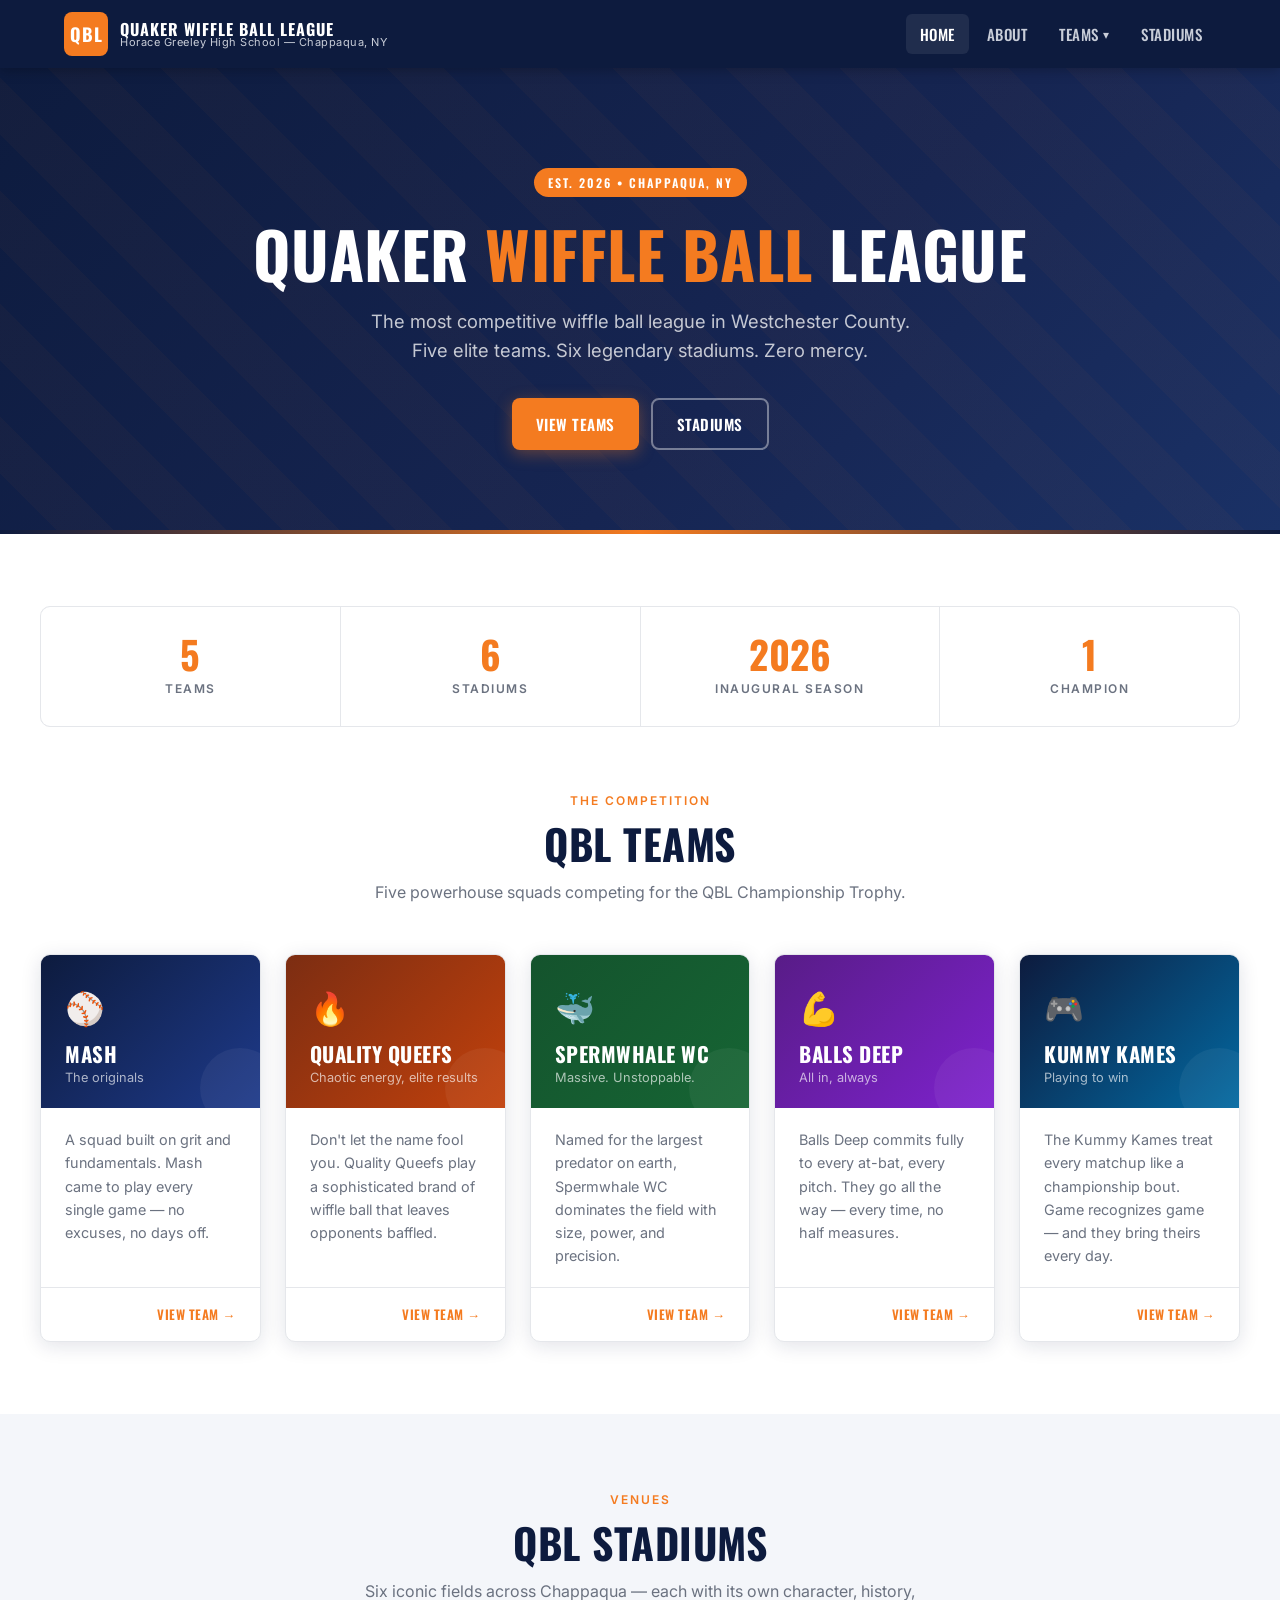
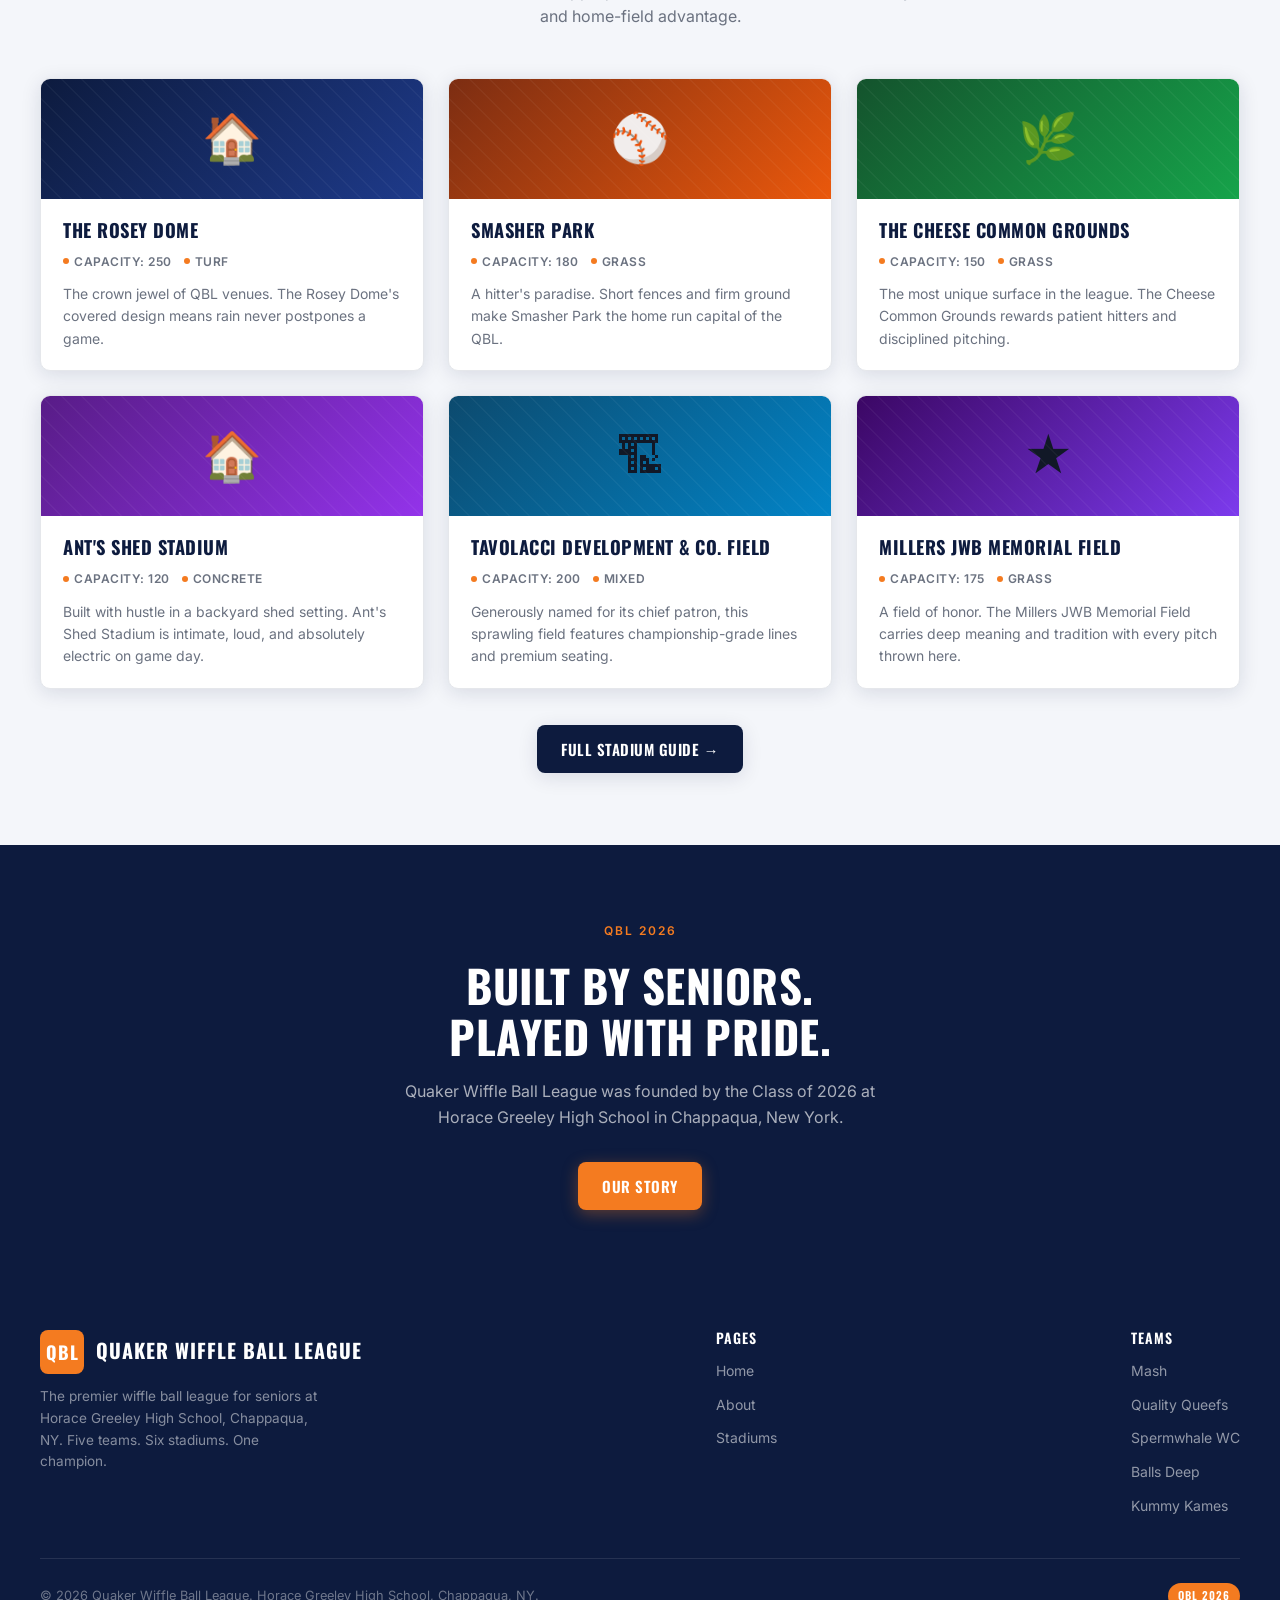
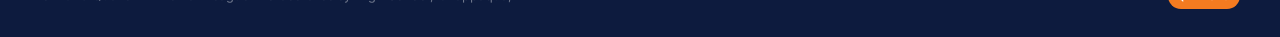
<file: index.html>
<!DOCTYPE html>
<html lang="en">
<head>
  <meta charset="UTF-8" />
  <meta name="viewport" content="width=device-width, initial-scale=1.0" />
  <title>Quaker Wiffle Ball League | QBL</title>
  <link rel="stylesheet" href="css/styles.css" />
</head>
<body>

  <!-- NAVBAR -->
  <nav class="navbar">
    <div class="nav-inner">
      <a href="index.html" class="nav-logo">
        <div class="nav-logo-badge">QBL</div>
        <div class="nav-logo-text">
          <span class="nav-logo-name">Quaker Wiffle Ball League</span>
          <span class="nav-logo-sub">Horace Greeley High School &mdash; Chappaqua, NY</span>
        </div>
      </a>
      <button class="nav-toggle" id="navToggle" aria-label="Toggle menu">
        <span></span><span></span><span></span>
      </button>
      <ul class="nav-links" id="navLinks">
        <li><a href="index.html" class="active">Home</a></li>
        <li><a href="about.html">About</a></li>
        <li class="nav-dropdown">
          <a href="#">Teams</a>
          <div class="dropdown-menu">
            <a href="teams/mash.html">Mash</a>
            <a href="teams/quality-queefs.html">Quality Queefs</a>
            <a href="teams/spermwhale-wc.html">Spermwhale WC</a>
            <a href="teams/balls-deep.html">Balls Deep</a>
            <a href="teams/kummy-kames.html">Kummy Kames</a>
          </div>
        </li>
        <li><a href="stadiums.html">Stadiums</a></li>
      </ul>
    </div>
  </nav>

  <!-- HERO -->
  <section class="hero">
    <div class="hero-content">
      <div class="hero-badge">Est. 2026 &bull; Chappaqua, NY</div>
      <h1>Quaker <span>Wiffle Ball</span> League</h1>
      <p>The most competitive wiffle ball league in Westchester County. Five elite teams. Six legendary stadiums. Zero mercy.</p>
      <div class="hero-actions">
        <a href="teams/mash.html" class="btn btn-primary">View Teams</a>
        <a href="stadiums.html" class="btn btn-outline">Stadiums</a>
      </div>
    </div>
  </section>

  <hr class="divider" />

  <!-- STATS -->
  <section class="section">
    <div class="container">
      <div class="stats-bar">
        <div class="stat-item">
          <div class="stat-number"><span>5</span></div>
          <div class="stat-label">Teams</div>
        </div>
        <div class="stat-item">
          <div class="stat-number"><span>6</span></div>
          <div class="stat-label">Stadiums</div>
        </div>
        <div class="stat-item">
          <div class="stat-number"><span>2026</span></div>
          <div class="stat-label">Inaugural Season</div>
        </div>
        <div class="stat-item">
          <div class="stat-number"><span>1</span></div>
          <div class="stat-label">Champion</div>
        </div>
      </div>

      <!-- TEAMS GRID -->
      <div class="section-header">
        <span class="section-label">The Competition</span>
        <h2>QBL Teams</h2>
        <p>Five powerhouse squads competing for the QBL Championship Trophy.</p>
      </div>

      <div class="card-grid">
        <div class="card card-accent-1">
          <div class="card-header">
            <div class="card-icon">⚾</div>
            <h3>Mash</h3>
            <p>The originals</p>
          </div>
          <div class="card-body">
            <p>A squad built on grit and fundamentals. Mash came to play every single game — no excuses, no days off.</p>
          </div>
          <div class="card-footer">
            <a href="teams/mash.html">View Team &rarr;</a>
          </div>
        </div>

        <div class="card card-accent-2">
          <div class="card-header">
            <div class="card-icon">🔥</div>
            <h3>Quality Queefs</h3>
            <p>Chaotic energy, elite results</p>
          </div>
          <div class="card-body">
            <p>Don't let the name fool you. Quality Queefs play a sophisticated brand of wiffle ball that leaves opponents baffled.</p>
          </div>
          <div class="card-footer">
            <a href="teams/quality-queefs.html">View Team &rarr;</a>
          </div>
        </div>

        <div class="card card-accent-3">
          <div class="card-header">
            <div class="card-icon">🐳</div>
            <h3>Spermwhale WC</h3>
            <p>Massive. Unstoppable.</p>
          </div>
          <div class="card-body">
            <p>Named for the largest predator on earth, Spermwhale WC dominates the field with size, power, and precision.</p>
          </div>
          <div class="card-footer">
            <a href="teams/spermwhale-wc.html">View Team &rarr;</a>
          </div>
        </div>

        <div class="card card-accent-4">
          <div class="card-header">
            <div class="card-icon">💪</div>
            <h3>Balls Deep</h3>
            <p>All in, always</p>
          </div>
          <div class="card-body">
            <p>Balls Deep commits fully to every at-bat, every pitch. They go all the way — every time, no half measures.</p>
          </div>
          <div class="card-footer">
            <a href="teams/balls-deep.html">View Team &rarr;</a>
          </div>
        </div>

        <div class="card card-accent-5">
          <div class="card-header">
            <div class="card-icon">🎮</div>
            <h3>Kummy Kames</h3>
            <p>Playing to win</p>
          </div>
          <div class="card-body">
            <p>The Kummy Kames treat every matchup like a championship bout. Game recognizes game — and they bring theirs every day.</p>
          </div>
          <div class="card-footer">
            <a href="teams/kummy-kames.html">View Team &rarr;</a>
          </div>
        </div>
      </div>
    </div>
  </section>

  <!-- STADIUMS -->
  <section class="section section-alt">
    <div class="container">
      <div class="section-header">
        <span class="section-label">Venues</span>
        <h2>QBL Stadiums</h2>
        <p>Six iconic fields across Chappaqua — each with its own character, history, and home-field advantage.</p>
      </div>

      <div class="card-grid card-grid-3">
        <div class="stadium-card">
          <div class="stadium-card-banner sb-1">&#127968;</div>
          <div class="stadium-card-body">
            <h3>The Rosey Dome</h3>
            <div class="stadium-meta">
              <span class="stadium-meta-item"><span class="dot"></span>Capacity: 250</span>
              <span class="stadium-meta-item"><span class="dot"></span>Turf</span>
            </div>
            <p>The crown jewel of QBL venues. The Rosey Dome's covered design means rain never postpones a game.</p>
          </div>
        </div>

        <div class="stadium-card">
          <div class="stadium-card-banner sb-2">&#9918;</div>
          <div class="stadium-card-body">
            <h3>Smasher Park</h3>
            <div class="stadium-meta">
              <span class="stadium-meta-item"><span class="dot"></span>Capacity: 180</span>
              <span class="stadium-meta-item"><span class="dot"></span>Grass</span>
            </div>
            <p>A hitter's paradise. Short fences and firm ground make Smasher Park the home run capital of the QBL.</p>
          </div>
        </div>

        <div class="stadium-card">
          <div class="stadium-card-banner sb-3">&#127807;</div>
          <div class="stadium-card-body">
            <h3>The Cheese Common Grounds</h3>
            <div class="stadium-meta">
              <span class="stadium-meta-item"><span class="dot"></span>Capacity: 150</span>
              <span class="stadium-meta-item"><span class="dot"></span>Grass</span>
            </div>
            <p>The most unique surface in the league. The Cheese Common Grounds rewards patient hitters and disciplined pitching.</p>
          </div>
        </div>

        <div class="stadium-card">
          <div class="stadium-card-banner sb-4">&#127968;</div>
          <div class="stadium-card-body">
            <h3>Ant's Shed Stadium</h3>
            <div class="stadium-meta">
              <span class="stadium-meta-item"><span class="dot"></span>Capacity: 120</span>
              <span class="stadium-meta-item"><span class="dot"></span>Concrete</span>
            </div>
            <p>Built with hustle in a backyard shed setting. Ant's Shed Stadium is intimate, loud, and absolutely electric on game day.</p>
          </div>
        </div>

        <div class="stadium-card">
          <div class="stadium-card-banner sb-5">&#127959;</div>
          <div class="stadium-card-body">
            <h3>Tavolacci Development &amp; Co. Field</h3>
            <div class="stadium-meta">
              <span class="stadium-meta-item"><span class="dot"></span>Capacity: 200</span>
              <span class="stadium-meta-item"><span class="dot"></span>Mixed</span>
            </div>
            <p>Generously named for its chief patron, this sprawling field features championship-grade lines and premium seating.</p>
          </div>
        </div>

        <div class="stadium-card">
          <div class="stadium-card-banner sb-6">&#9733;</div>
          <div class="stadium-card-body">
            <h3>Millers JWB Memorial Field</h3>
            <div class="stadium-meta">
              <span class="stadium-meta-item"><span class="dot"></span>Capacity: 175</span>
              <span class="stadium-meta-item"><span class="dot"></span>Grass</span>
            </div>
            <p>A field of honor. The Millers JWB Memorial Field carries deep meaning and tradition with every pitch thrown here.</p>
          </div>
        </div>
      </div>

      <div style="text-align: center; margin-top: 36px;">
        <a href="stadiums.html" class="btn btn-navy">Full Stadium Guide &rarr;</a>
      </div>
    </div>
  </section>

  <!-- CTA -->
  <section class="section" style="background: var(--navy); text-align: center;">
    <div class="container">
      <span class="section-label" style="color: var(--orange);">QBL 2026</span>
      <h2 style="color: var(--white); font-size: clamp(1.8rem, 4vw, 2.8rem); text-transform: uppercase; margin-top: 10px;">Built by Seniors.<br>Played with Pride.</h2>
      <p style="color: rgba(255,255,255,0.65); margin-top: 16px; margin-bottom: 32px; max-width: 480px; margin-left: auto; margin-right: auto;">
        Quaker Wiffle Ball League was founded by the Class of 2026 at Horace Greeley High School in Chappaqua, New York.
      </p>
      <a href="about.html" class="btn btn-primary">Our Story</a>
    </div>
  </section>

  <!-- FOOTER -->
  <footer class="footer">
    <div class="footer-inner">
      <div class="footer-top">
        <div class="footer-brand">
          <div class="nav-logo" style="margin-bottom: 12px;">
            <div class="nav-logo-badge">QBL</div>
            <div class="nav-logo-text">
              <span class="nav-logo-name">Quaker Wiffle Ball League</span>
            </div>
          </div>
          <p>The premier wiffle ball league for seniors at Horace Greeley High School, Chappaqua, NY. Five teams. Six stadiums. One champion.</p>
        </div>
        <div class="footer-links">
          <h4>Pages</h4>
          <ul>
            <li><a href="index.html">Home</a></li>
            <li><a href="about.html">About</a></li>
            <li><a href="stadiums.html">Stadiums</a></li>
          </ul>
        </div>
        <div class="footer-links">
          <h4>Teams</h4>
          <ul>
            <li><a href="teams/mash.html">Mash</a></li>
            <li><a href="teams/quality-queefs.html">Quality Queefs</a></li>
            <li><a href="teams/spermwhale-wc.html">Spermwhale WC</a></li>
            <li><a href="teams/balls-deep.html">Balls Deep</a></li>
            <li><a href="teams/kummy-kames.html">Kummy Kames</a></li>
          </ul>
        </div>
      </div>
      <div class="footer-bottom">
        <p>&copy; 2026 Quaker Wiffle Ball League. Horace Greeley High School, Chappaqua, NY.</p>
        <span class="footer-badge">QBL 2026</span>
      </div>
    </div>
  </footer>

  <script>
    const toggle = document.getElementById('navToggle');
    const links = document.getElementById('navLinks');
    toggle.addEventListener('click', () => links.classList.toggle('open'));
  </script>
</body>
</html>
</file>
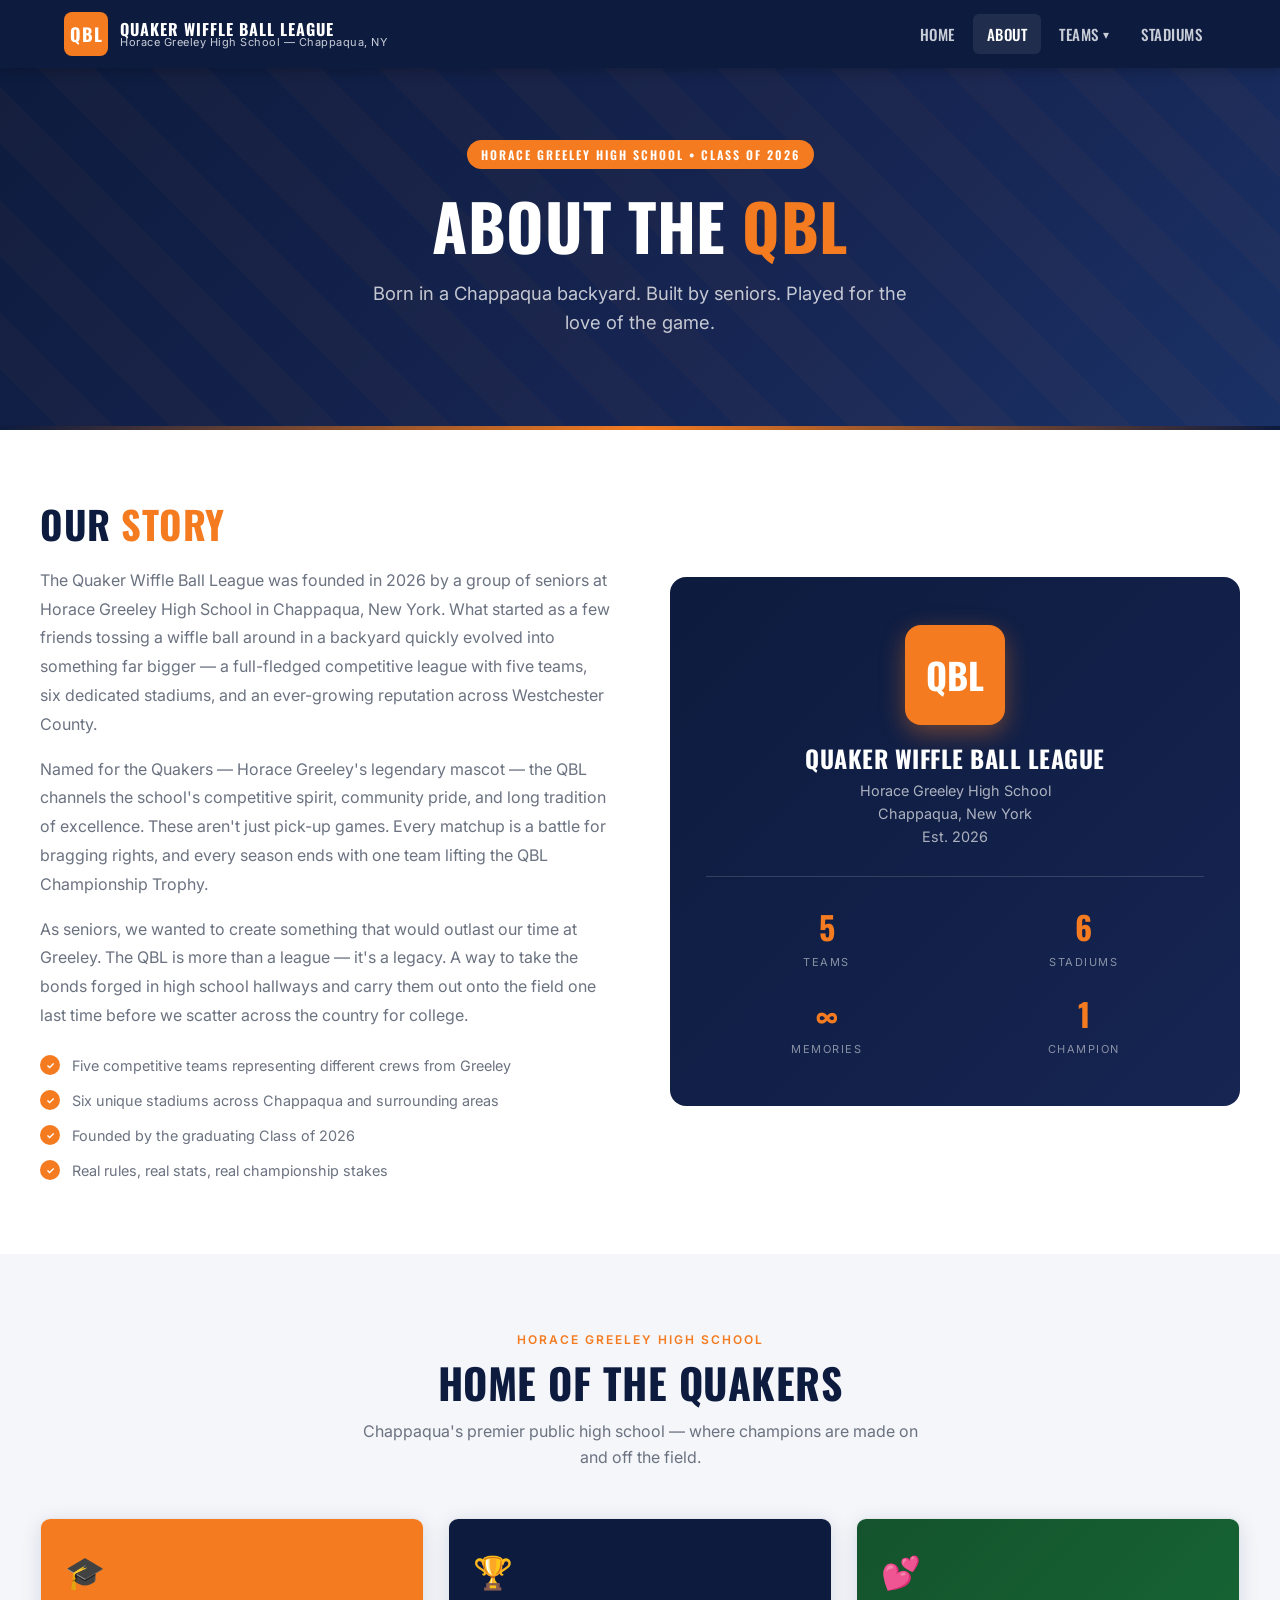
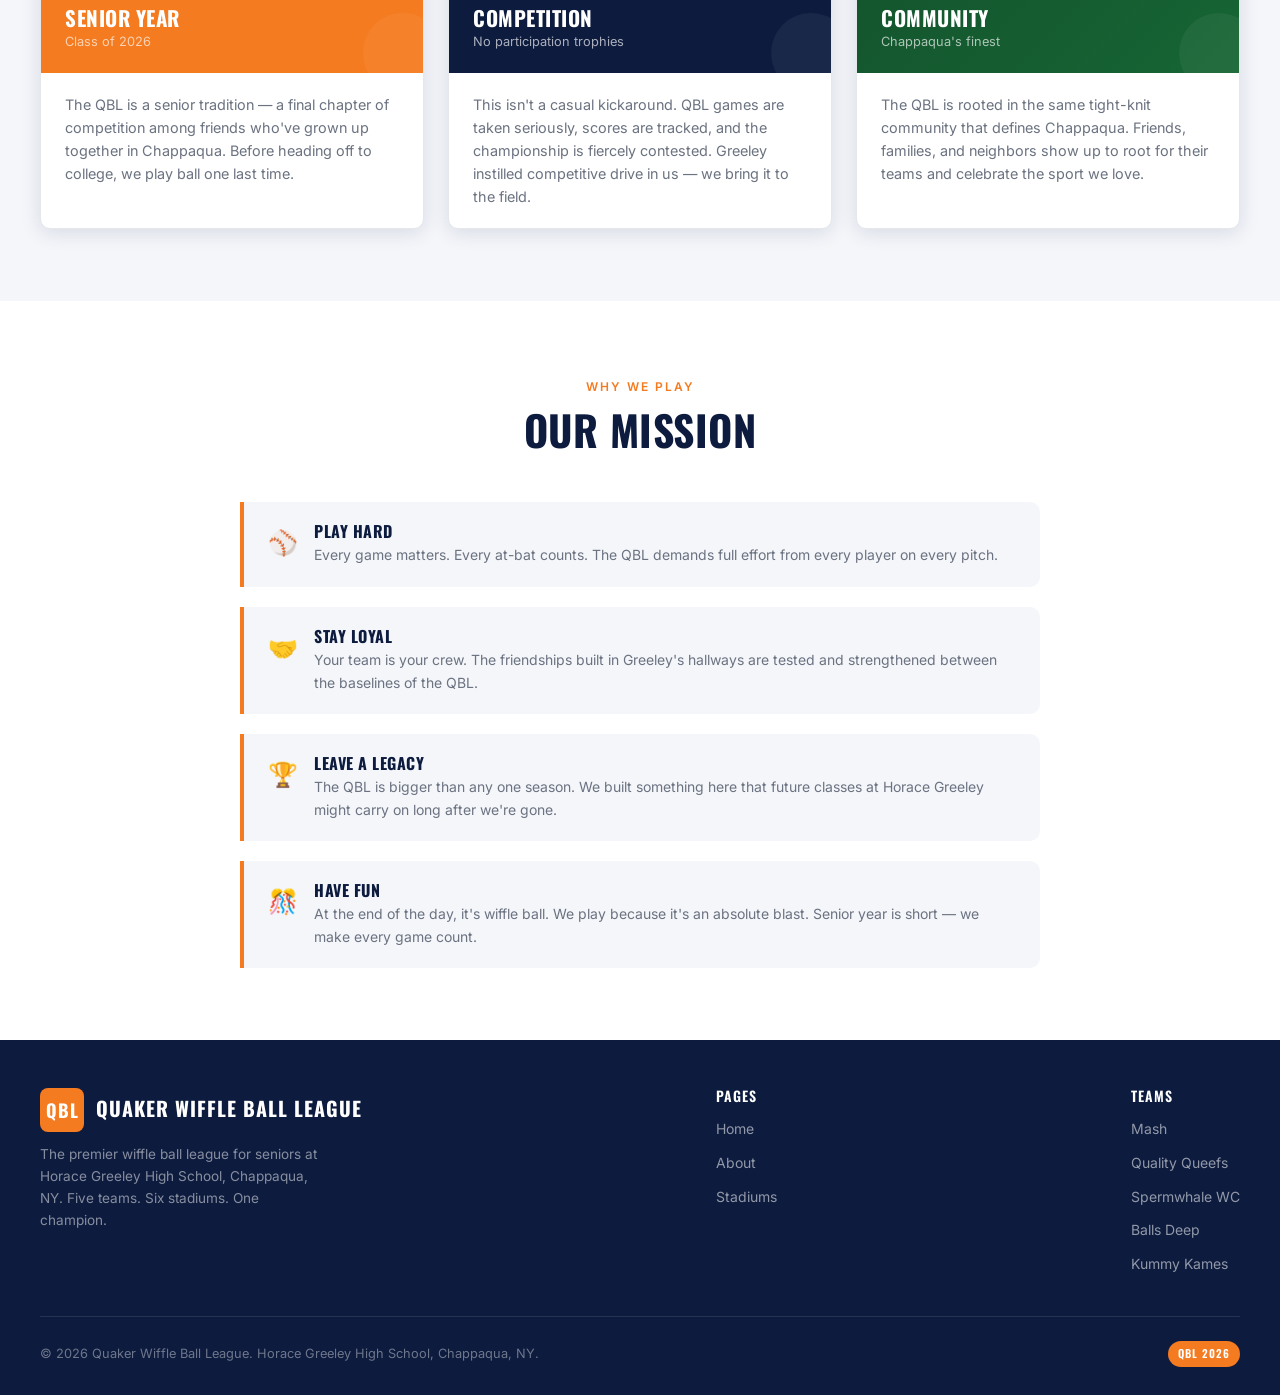
<file: about.html>
<!DOCTYPE html>
<html lang="en">
<head>
  <meta charset="UTF-8" />
  <meta name="viewport" content="width=device-width, initial-scale=1.0" />
  <title>About | Quaker Wiffle Ball League</title>
  <link rel="stylesheet" href="css/styles.css" />
</head>
<body>

  <!-- NAVBAR -->
  <nav class="navbar">
    <div class="nav-inner">
      <a href="index.html" class="nav-logo">
        <div class="nav-logo-badge">QBL</div>
        <div class="nav-logo-text">
          <span class="nav-logo-name">Quaker Wiffle Ball League</span>
          <span class="nav-logo-sub">Horace Greeley High School &mdash; Chappaqua, NY</span>
        </div>
      </a>
      <button class="nav-toggle" id="navToggle" aria-label="Toggle menu">
        <span></span><span></span><span></span>
      </button>
      <ul class="nav-links" id="navLinks">
        <li><a href="index.html">Home</a></li>
        <li><a href="about.html" class="active">About</a></li>
        <li class="nav-dropdown">
          <a href="#">Teams</a>
          <div class="dropdown-menu">
            <a href="teams/mash.html">Mash</a>
            <a href="teams/quality-queefs.html">Quality Queefs</a>
            <a href="teams/spermwhale-wc.html">Spermwhale WC</a>
            <a href="teams/balls-deep.html">Balls Deep</a>
            <a href="teams/kummy-kames.html">Kummy Kames</a>
          </div>
        </li>
        <li><a href="stadiums.html">Stadiums</a></li>
      </ul>
    </div>
  </nav>

  <!-- PAGE HERO -->
  <section class="hero" style="padding: 72px 24px 56px;">
    <div class="hero-content">
      <div class="hero-badge">Horace Greeley High School &bull; Class of 2026</div>
      <h1>About the <span>QBL</span></h1>
      <p>Born in a Chappaqua backyard. Built by seniors. Played for the love of the game.</p>
    </div>
  </section>

  <hr class="divider" />

  <!-- ORIGIN STORY -->
  <section class="section">
    <div class="container">
      <div class="about-grid">
        <div class="about-text">
          <h2>Our <span>Story</span></h2>
          <p>
            The Quaker Wiffle Ball League was founded in 2026 by a group of seniors at Horace Greeley High School in Chappaqua, New York. What started as a few friends tossing a wiffle ball around in a backyard quickly evolved into something far bigger — a full-fledged competitive league with five teams, six dedicated stadiums, and an ever-growing reputation across Westchester County.
          </p>
          <p>
            Named for the Quakers — Horace Greeley's legendary mascot — the QBL channels the school's competitive spirit, community pride, and long tradition of excellence. These aren't just pick-up games. Every matchup is a battle for bragging rights, and every season ends with one team lifting the QBL Championship Trophy.
          </p>
          <p>
            As seniors, we wanted to create something that would outlast our time at Greeley. The QBL is more than a league — it's a legacy. A way to take the bonds forged in high school hallways and carry them out onto the field one last time before we scatter across the country for college.
          </p>
          <ul class="value-list">
            <li><span class="check">&#10003;</span>Five competitive teams representing different crews from Greeley</li>
            <li><span class="check">&#10003;</span>Six unique stadiums across Chappaqua and surrounding areas</li>
            <li><span class="check">&#10003;</span>Founded by the graduating Class of 2026</li>
            <li><span class="check">&#10003;</span>Real rules, real stats, real championship stakes</li>
          </ul>
        </div>
        <div class="about-visual">
          <div class="qbl-emblem">QBL</div>
          <h3>Quaker Wiffle Ball League</h3>
          <p>Horace Greeley High School<br />Chappaqua, New York<br />Est. 2026</p>
          <div style="margin-top: 28px; padding-top: 24px; border-top: 1px solid rgba(255,255,255,0.15);">
            <div style="display: grid; grid-template-columns: 1fr 1fr; gap: 16px; text-align: center;">
              <div>
                <div style="font-family: 'Oswald', sans-serif; font-size: 2rem; font-weight: 700; color: var(--orange);">5</div>
                <div style="font-size: 11px; letter-spacing: 1.5px; text-transform: uppercase; color: rgba(255,255,255,0.5); margin-top: 2px;">Teams</div>
              </div>
              <div>
                <div style="font-family: 'Oswald', sans-serif; font-size: 2rem; font-weight: 700; color: var(--orange);">6</div>
                <div style="font-size: 11px; letter-spacing: 1.5px; text-transform: uppercase; color: rgba(255,255,255,0.5); margin-top: 2px;">Stadiums</div>
              </div>
              <div>
                <div style="font-family: 'Oswald', sans-serif; font-size: 2rem; font-weight: 700; color: var(--orange);">&#8734;</div>
                <div style="font-size: 11px; letter-spacing: 1.5px; text-transform: uppercase; color: rgba(255,255,255,0.5); margin-top: 2px;">Memories</div>
              </div>
              <div>
                <div style="font-family: 'Oswald', sans-serif; font-size: 2rem; font-weight: 700; color: var(--orange);">1</div>
                <div style="font-size: 11px; letter-spacing: 1.5px; text-transform: uppercase; color: rgba(255,255,255,0.5); margin-top: 2px;">Champion</div>
              </div>
            </div>
          </div>
        </div>
      </div>
    </div>
  </section>

  <!-- SCHOOL PRIDE -->
  <section class="section section-alt">
    <div class="container">
      <div class="section-header">
        <span class="section-label">Horace Greeley High School</span>
        <h2>Home of the Quakers</h2>
        <p>Chappaqua's premier public high school — where champions are made on and off the field.</p>
      </div>

      <div class="card-grid card-grid-3">
        <div class="card">
          <div class="card-header card-header-orange">
            <div class="card-icon">&#127891;</div>
            <h3>Senior Year</h3>
            <p>Class of 2026</p>
          </div>
          <div class="card-body">
            <p>The QBL is a senior tradition — a final chapter of competition among friends who've grown up together in Chappaqua. Before heading off to college, we play ball one last time.</p>
          </div>
        </div>

        <div class="card">
          <div class="card-header">
            <div class="card-icon">&#127942;</div>
            <h3>Competition</h3>
            <p>No participation trophies</p>
          </div>
          <div class="card-body">
            <p>This isn't a casual kickaround. QBL games are taken seriously, scores are tracked, and the championship is fiercely contested. Greeley instilled competitive drive in us — we bring it to the field.</p>
          </div>
        </div>

        <div class="card">
          <div class="card-header" style="background: linear-gradient(135deg, #14532D, #166534);">
            <div class="card-icon">&#128149;</div>
            <h3>Community</h3>
            <p>Chappaqua's finest</p>
          </div>
          <div class="card-body">
            <p>The QBL is rooted in the same tight-knit community that defines Chappaqua. Friends, families, and neighbors show up to root for their teams and celebrate the sport we love.</p>
          </div>
        </div>
      </div>
    </div>
  </section>

  <!-- MISSION -->
  <section class="section">
    <div class="container" style="max-width: 800px;">
      <div class="section-header">
        <span class="section-label">Why We Play</span>
        <h2>Our Mission</h2>
      </div>

      <div class="info-box" style="margin-bottom: 20px;">
        <div class="info-box-icon">&#9918;</div>
        <div>
          <h4>Play Hard</h4>
          <p>Every game matters. Every at-bat counts. The QBL demands full effort from every player on every pitch.</p>
        </div>
      </div>

      <div class="info-box" style="margin-bottom: 20px;">
        <div class="info-box-icon">&#129309;</div>
        <div>
          <h4>Stay Loyal</h4>
          <p>Your team is your crew. The friendships built in Greeley's hallways are tested and strengthened between the baselines of the QBL.</p>
        </div>
      </div>

      <div class="info-box" style="margin-bottom: 20px;">
        <div class="info-box-icon">&#127942;</div>
        <div>
          <h4>Leave a Legacy</h4>
          <p>The QBL is bigger than any one season. We built something here that future classes at Horace Greeley might carry on long after we're gone.</p>
        </div>
      </div>

      <div class="info-box">
        <div class="info-box-icon">&#127882;</div>
        <div>
          <h4>Have Fun</h4>
          <p>At the end of the day, it's wiffle ball. We play because it's an absolute blast. Senior year is short — we make every game count.</p>
        </div>
      </div>
    </div>
  </section>

  <!-- FOOTER -->
  <footer class="footer">
    <div class="footer-inner">
      <div class="footer-top">
        <div class="footer-brand">
          <div class="nav-logo" style="margin-bottom: 12px;">
            <div class="nav-logo-badge">QBL</div>
            <div class="nav-logo-text">
              <span class="nav-logo-name">Quaker Wiffle Ball League</span>
            </div>
          </div>
          <p>The premier wiffle ball league for seniors at Horace Greeley High School, Chappaqua, NY. Five teams. Six stadiums. One champion.</p>
        </div>
        <div class="footer-links">
          <h4>Pages</h4>
          <ul>
            <li><a href="index.html">Home</a></li>
            <li><a href="about.html">About</a></li>
            <li><a href="stadiums.html">Stadiums</a></li>
          </ul>
        </div>
        <div class="footer-links">
          <h4>Teams</h4>
          <ul>
            <li><a href="teams/mash.html">Mash</a></li>
            <li><a href="teams/quality-queefs.html">Quality Queefs</a></li>
            <li><a href="teams/spermwhale-wc.html">Spermwhale WC</a></li>
            <li><a href="teams/balls-deep.html">Balls Deep</a></li>
            <li><a href="teams/kummy-kames.html">Kummy Kames</a></li>
          </ul>
        </div>
      </div>
      <div class="footer-bottom">
        <p>&copy; 2026 Quaker Wiffle Ball League. Horace Greeley High School, Chappaqua, NY.</p>
        <span class="footer-badge">QBL 2026</span>
      </div>
    </div>
  </footer>

  <script>
    const toggle = document.getElementById('navToggle');
    const links = document.getElementById('navLinks');
    toggle.addEventListener('click', () => links.classList.toggle('open'));
  </script>
</body>
</html>
</file>
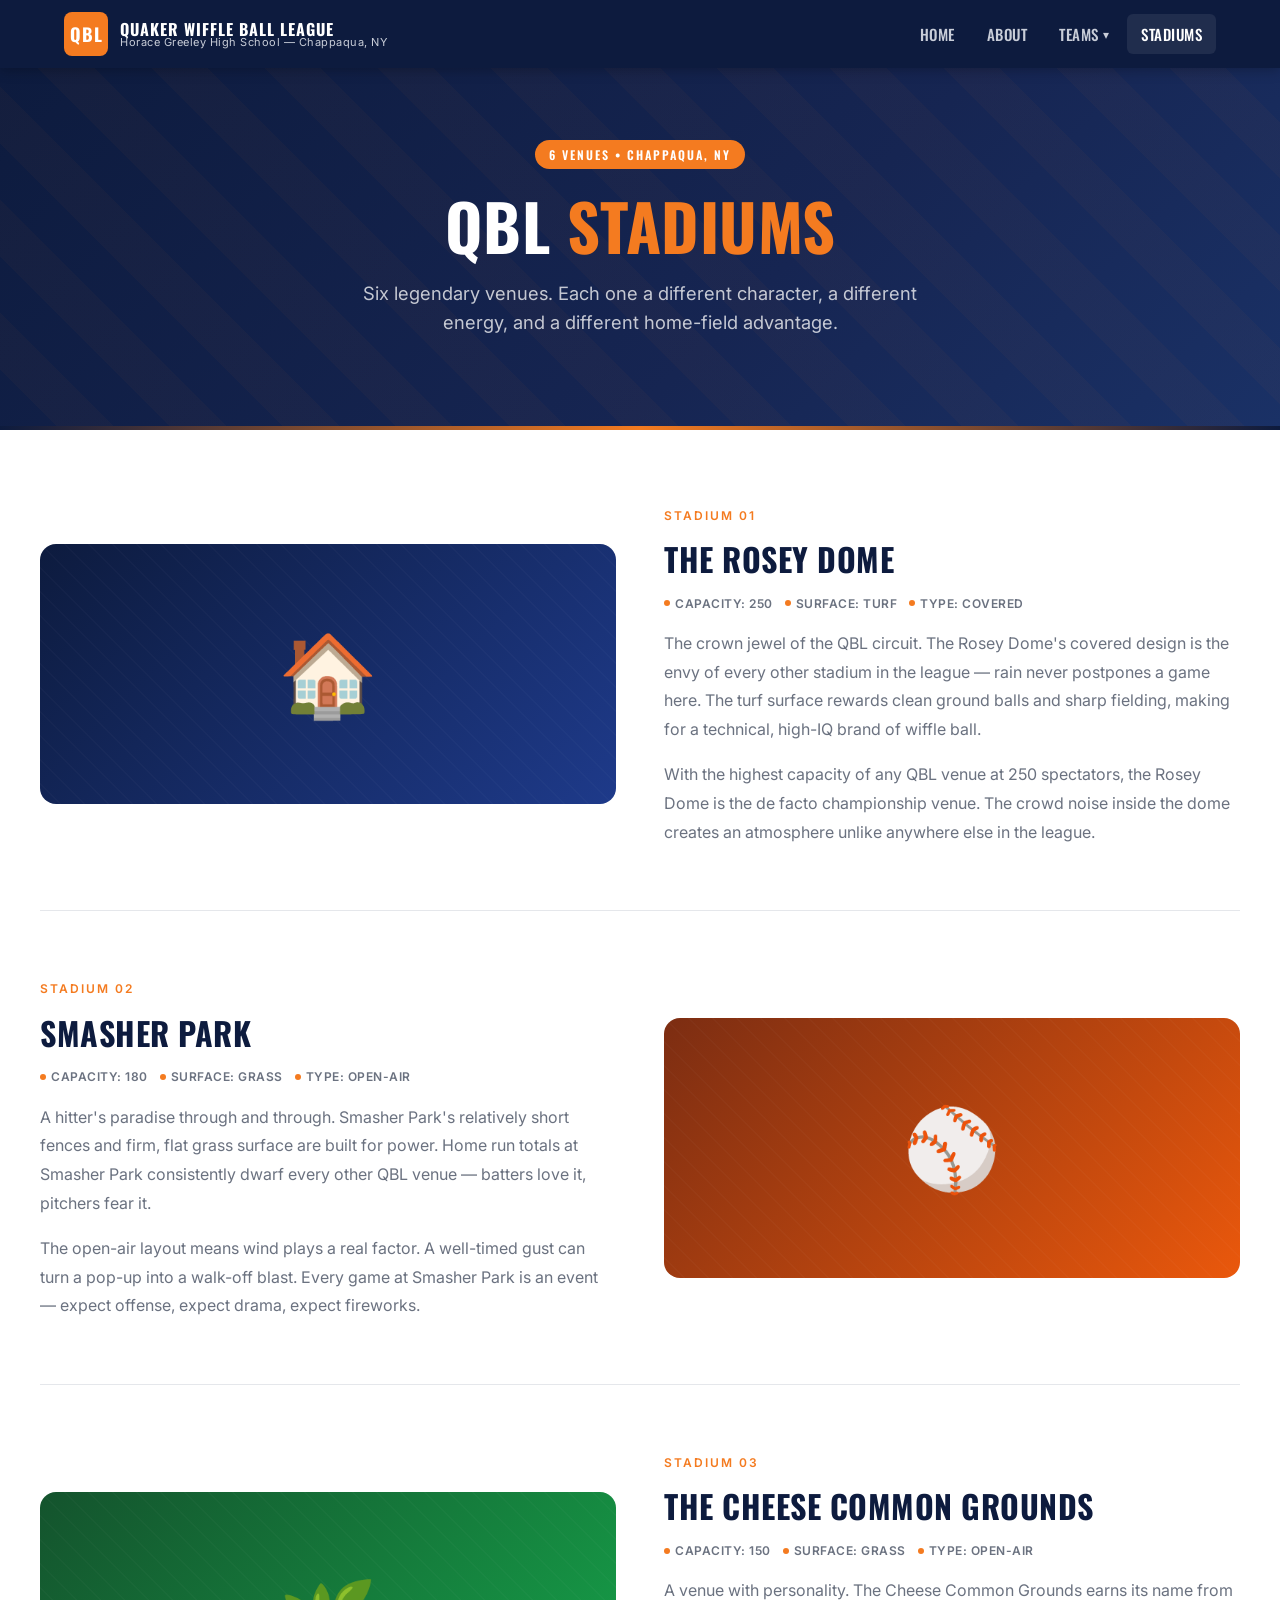
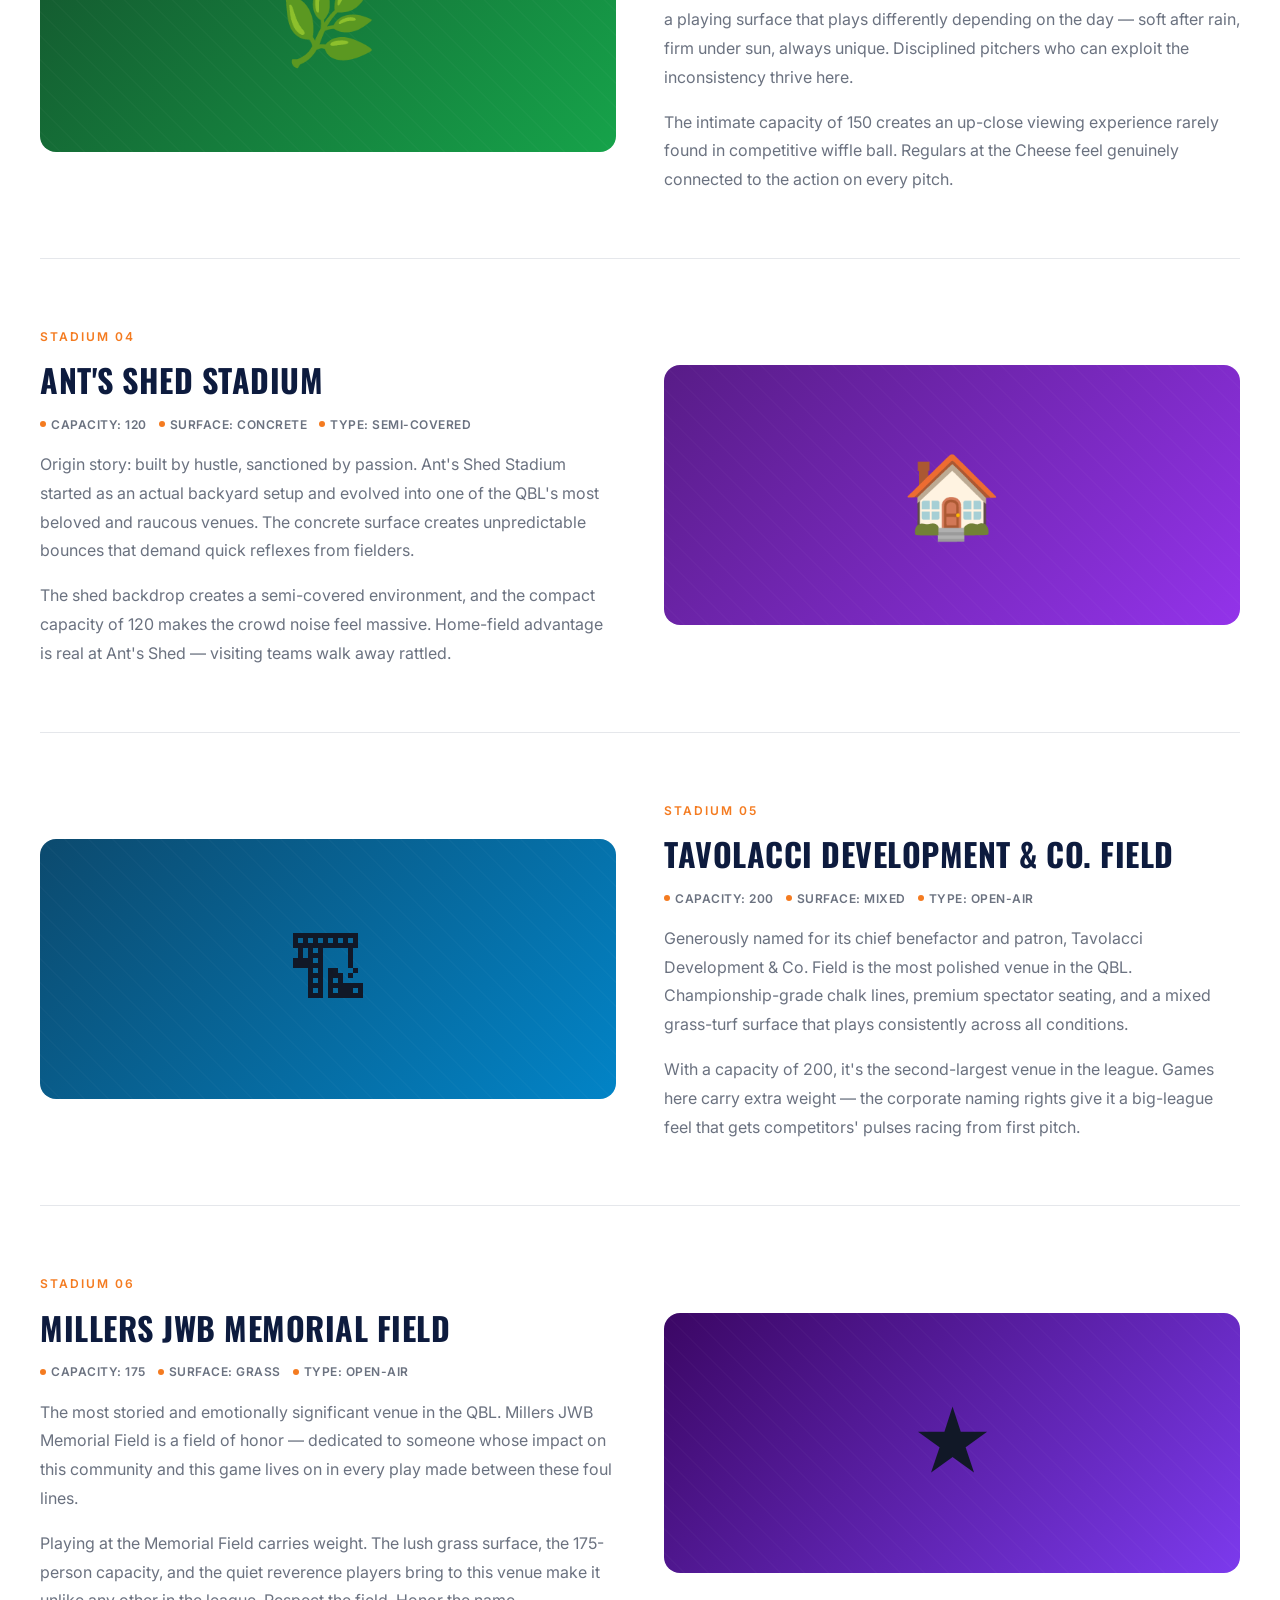
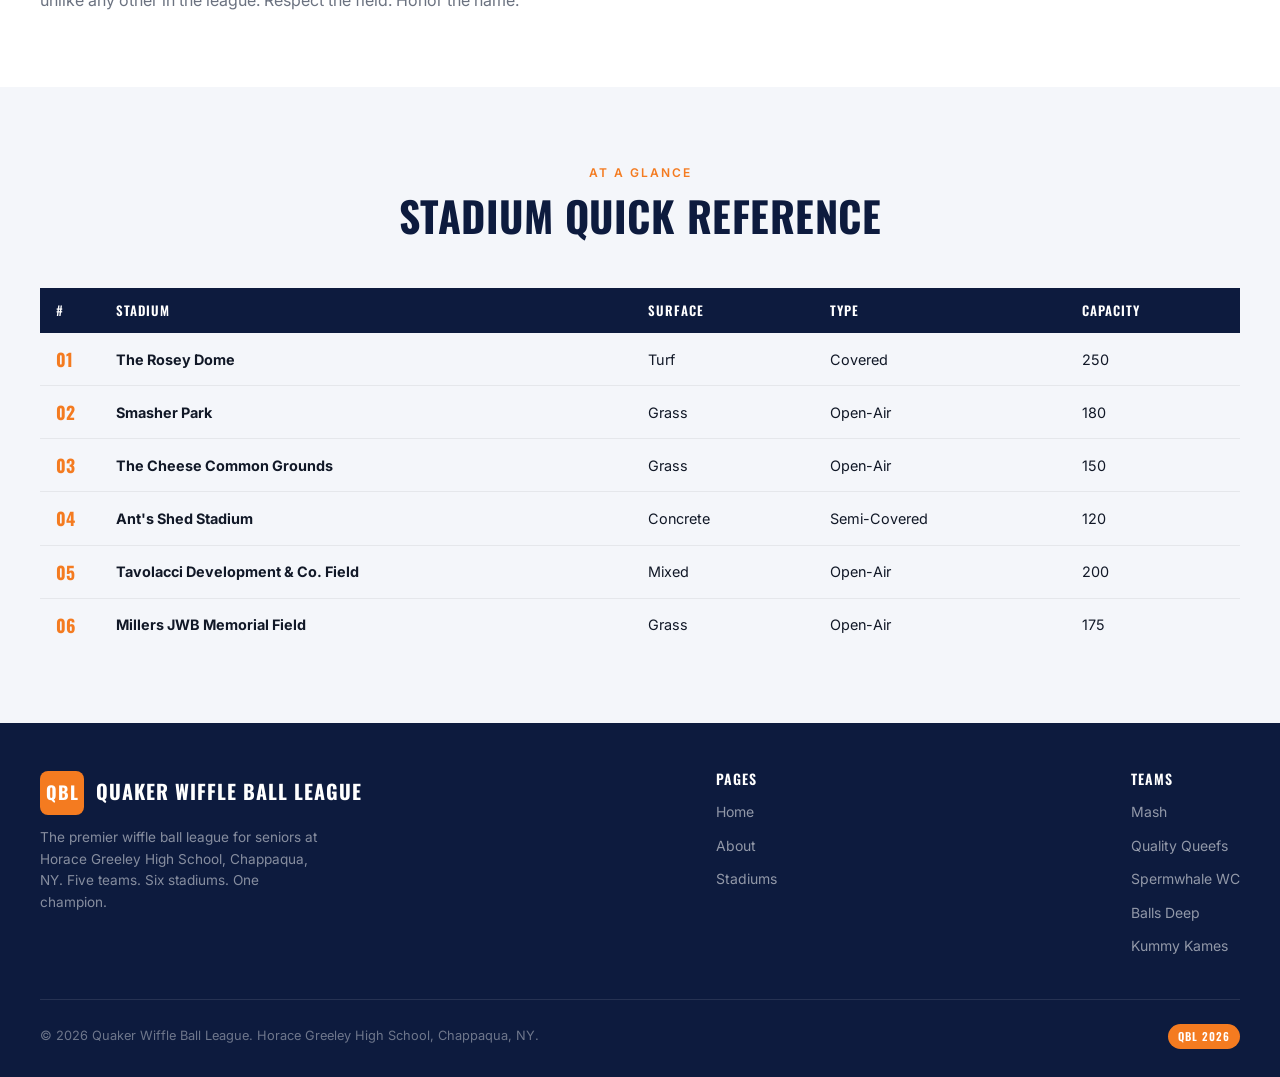
<file: stadiums.html>
<!DOCTYPE html>
<html lang="en">
<head>
  <meta charset="UTF-8" />
  <meta name="viewport" content="width=device-width, initial-scale=1.0" />
  <title>Stadiums | Quaker Wiffle Ball League</title>
  <link rel="stylesheet" href="css/styles.css" />
</head>
<body>

  <!-- NAVBAR -->
  <nav class="navbar">
    <div class="nav-inner">
      <a href="index.html" class="nav-logo">
        <div class="nav-logo-badge">QBL</div>
        <div class="nav-logo-text">
          <span class="nav-logo-name">Quaker Wiffle Ball League</span>
          <span class="nav-logo-sub">Horace Greeley High School &mdash; Chappaqua, NY</span>
        </div>
      </a>
      <button class="nav-toggle" id="navToggle" aria-label="Toggle menu">
        <span></span><span></span><span></span>
      </button>
      <ul class="nav-links" id="navLinks">
        <li><a href="index.html">Home</a></li>
        <li><a href="about.html">About</a></li>
        <li class="nav-dropdown">
          <a href="#">Teams</a>
          <div class="dropdown-menu">
            <a href="teams/mash.html">Mash</a>
            <a href="teams/quality-queefs.html">Quality Queefs</a>
            <a href="teams/spermwhale-wc.html">Spermwhale WC</a>
            <a href="teams/balls-deep.html">Balls Deep</a>
            <a href="teams/kummy-kames.html">Kummy Kames</a>
          </div>
        </li>
        <li><a href="stadiums.html" class="active">Stadiums</a></li>
      </ul>
    </div>
  </nav>

  <!-- HERO -->
  <section class="hero" style="padding: 72px 24px 56px;">
    <div class="hero-content">
      <div class="hero-badge">6 Venues &bull; Chappaqua, NY</div>
      <h1>QBL <span>Stadiums</span></h1>
      <p>Six legendary venues. Each one a different character, a different energy, and a different home-field advantage.</p>
    </div>
  </section>

  <hr class="divider" />

  <!-- STADIUMS -->
  <section class="section">
    <div class="container">

      <!-- STADIUM 1: The Rosey Dome -->
      <div style="display: grid; grid-template-columns: 1fr 1fr; gap: 48px; align-items: center; margin-bottom: 64px;">
        <div style="background: linear-gradient(135deg, #0D1B3E, #1E3A8A); border-radius: 16px; height: 260px; display: flex; align-items: center; justify-content: center; font-size: 5rem; position: relative; overflow: hidden;">
          <div style="position: absolute; inset: 0; background: repeating-linear-gradient(45deg, rgba(255,255,255,0.02) 0, rgba(255,255,255,0.02) 1px, transparent 0, transparent 50%); background-size: 24px 24px;"></div>
          <span style="position: relative;">&#127968;</span>
        </div>
        <div>
          <span class="section-label">Stadium 01</span>
          <h2 style="font-size: 2rem; color: var(--navy); text-transform: uppercase; margin-top: 6px; margin-bottom: 16px;">The Rosey Dome</h2>
          <div class="stadium-meta" style="margin-bottom: 16px;">
            <span class="stadium-meta-item"><span class="dot"></span>Capacity: 250</span>
            <span class="stadium-meta-item"><span class="dot"></span>Surface: Turf</span>
            <span class="stadium-meta-item"><span class="dot"></span>Type: Covered</span>
          </div>
          <p style="color: var(--text-muted); line-height: 1.8; margin-bottom: 16px;">
            The crown jewel of the QBL circuit. The Rosey Dome's covered design is the envy of every other stadium in the league — rain never postpones a game here. The turf surface rewards clean ground balls and sharp fielding, making for a technical, high-IQ brand of wiffle ball.
          </p>
          <p style="color: var(--text-muted); line-height: 1.8;">
            With the highest capacity of any QBL venue at 250 spectators, the Rosey Dome is the de facto championship venue. The crowd noise inside the dome creates an atmosphere unlike anywhere else in the league.
          </p>
        </div>
      </div>

      <hr style="border: none; border-top: 1px solid var(--border); margin-bottom: 64px;" />

      <!-- STADIUM 2: Smasher Park -->
      <div style="display: grid; grid-template-columns: 1fr 1fr; gap: 48px; align-items: center; margin-bottom: 64px;">
        <div>
          <span class="section-label">Stadium 02</span>
          <h2 style="font-size: 2rem; color: var(--navy); text-transform: uppercase; margin-top: 6px; margin-bottom: 16px;">Smasher Park</h2>
          <div class="stadium-meta" style="margin-bottom: 16px;">
            <span class="stadium-meta-item"><span class="dot"></span>Capacity: 180</span>
            <span class="stadium-meta-item"><span class="dot"></span>Surface: Grass</span>
            <span class="stadium-meta-item"><span class="dot"></span>Type: Open-Air</span>
          </div>
          <p style="color: var(--text-muted); line-height: 1.8; margin-bottom: 16px;">
            A hitter's paradise through and through. Smasher Park's relatively short fences and firm, flat grass surface are built for power. Home run totals at Smasher Park consistently dwarf every other QBL venue — batters love it, pitchers fear it.
          </p>
          <p style="color: var(--text-muted); line-height: 1.8;">
            The open-air layout means wind plays a real factor. A well-timed gust can turn a pop-up into a walk-off blast. Every game at Smasher Park is an event — expect offense, expect drama, expect fireworks.
          </p>
        </div>
        <div style="background: linear-gradient(135deg, #7C2D12, #EA580C); border-radius: 16px; height: 260px; display: flex; align-items: center; justify-content: center; font-size: 5rem; position: relative; overflow: hidden;">
          <div style="position: absolute; inset: 0; background: repeating-linear-gradient(45deg, rgba(255,255,255,0.02) 0, rgba(255,255,255,0.02) 1px, transparent 0, transparent 50%); background-size: 24px 24px;"></div>
          <span style="position: relative;">&#9918;</span>
        </div>
      </div>

      <hr style="border: none; border-top: 1px solid var(--border); margin-bottom: 64px;" />

      <!-- STADIUM 3: The Cheese Common Grounds -->
      <div style="display: grid; grid-template-columns: 1fr 1fr; gap: 48px; align-items: center; margin-bottom: 64px;">
        <div style="background: linear-gradient(135deg, #14532D, #16A34A); border-radius: 16px; height: 260px; display: flex; align-items: center; justify-content: center; font-size: 5rem; position: relative; overflow: hidden;">
          <div style="position: absolute; inset: 0; background: repeating-linear-gradient(45deg, rgba(255,255,255,0.02) 0, rgba(255,255,255,0.02) 1px, transparent 0, transparent 50%); background-size: 24px 24px;"></div>
          <span style="position: relative;">&#127807;</span>
        </div>
        <div>
          <span class="section-label">Stadium 03</span>
          <h2 style="font-size: 2rem; color: var(--navy); text-transform: uppercase; margin-top: 6px; margin-bottom: 16px;">The Cheese Common Grounds</h2>
          <div class="stadium-meta" style="margin-bottom: 16px;">
            <span class="stadium-meta-item"><span class="dot"></span>Capacity: 150</span>
            <span class="stadium-meta-item"><span class="dot"></span>Surface: Grass</span>
            <span class="stadium-meta-item"><span class="dot"></span>Type: Open-Air</span>
          </div>
          <p style="color: var(--text-muted); line-height: 1.8; margin-bottom: 16px;">
            A venue with personality. The Cheese Common Grounds earns its name from a playing surface that plays differently depending on the day — soft after rain, firm under sun, always unique. Disciplined pitchers who can exploit the inconsistency thrive here.
          </p>
          <p style="color: var(--text-muted); line-height: 1.8;">
            The intimate capacity of 150 creates an up-close viewing experience rarely found in competitive wiffle ball. Regulars at the Cheese feel genuinely connected to the action on every pitch.
          </p>
        </div>
      </div>

      <hr style="border: none; border-top: 1px solid var(--border); margin-bottom: 64px;" />

      <!-- STADIUM 4: Ant's Shed Stadium -->
      <div style="display: grid; grid-template-columns: 1fr 1fr; gap: 48px; align-items: center; margin-bottom: 64px;">
        <div>
          <span class="section-label">Stadium 04</span>
          <h2 style="font-size: 2rem; color: var(--navy); text-transform: uppercase; margin-top: 6px; margin-bottom: 16px;">Ant's Shed Stadium</h2>
          <div class="stadium-meta" style="margin-bottom: 16px;">
            <span class="stadium-meta-item"><span class="dot"></span>Capacity: 120</span>
            <span class="stadium-meta-item"><span class="dot"></span>Surface: Concrete</span>
            <span class="stadium-meta-item"><span class="dot"></span>Type: Semi-Covered</span>
          </div>
          <p style="color: var(--text-muted); line-height: 1.8; margin-bottom: 16px;">
            Origin story: built by hustle, sanctioned by passion. Ant's Shed Stadium started as an actual backyard setup and evolved into one of the QBL's most beloved and raucous venues. The concrete surface creates unpredictable bounces that demand quick reflexes from fielders.
          </p>
          <p style="color: var(--text-muted); line-height: 1.8;">
            The shed backdrop creates a semi-covered environment, and the compact capacity of 120 makes the crowd noise feel massive. Home-field advantage is real at Ant's Shed — visiting teams walk away rattled.
          </p>
        </div>
        <div style="background: linear-gradient(135deg, #581C87, #9333EA); border-radius: 16px; height: 260px; display: flex; align-items: center; justify-content: center; font-size: 5rem; position: relative; overflow: hidden;">
          <div style="position: absolute; inset: 0; background: repeating-linear-gradient(45deg, rgba(255,255,255,0.02) 0, rgba(255,255,255,0.02) 1px, transparent 0, transparent 50%); background-size: 24px 24px;"></div>
          <span style="position: relative;">&#127968;</span>
        </div>
      </div>

      <hr style="border: none; border-top: 1px solid var(--border); margin-bottom: 64px;" />

      <!-- STADIUM 5: Tavolacci Development & Co. Field -->
      <div style="display: grid; grid-template-columns: 1fr 1fr; gap: 48px; align-items: center; margin-bottom: 64px;">
        <div style="background: linear-gradient(135deg, #0C4A6E, #0284C7); border-radius: 16px; height: 260px; display: flex; align-items: center; justify-content: center; font-size: 5rem; position: relative; overflow: hidden;">
          <div style="position: absolute; inset: 0; background: repeating-linear-gradient(45deg, rgba(255,255,255,0.02) 0, rgba(255,255,255,0.02) 1px, transparent 0, transparent 50%); background-size: 24px 24px;"></div>
          <span style="position: relative;">&#127959;</span>
        </div>
        <div>
          <span class="section-label">Stadium 05</span>
          <h2 style="font-size: 2rem; color: var(--navy); text-transform: uppercase; margin-top: 6px; margin-bottom: 16px;">Tavolacci Development &amp; Co. Field</h2>
          <div class="stadium-meta" style="margin-bottom: 16px;">
            <span class="stadium-meta-item"><span class="dot"></span>Capacity: 200</span>
            <span class="stadium-meta-item"><span class="dot"></span>Surface: Mixed</span>
            <span class="stadium-meta-item"><span class="dot"></span>Type: Open-Air</span>
          </div>
          <p style="color: var(--text-muted); line-height: 1.8; margin-bottom: 16px;">
            Generously named for its chief benefactor and patron, Tavolacci Development &amp; Co. Field is the most polished venue in the QBL. Championship-grade chalk lines, premium spectator seating, and a mixed grass-turf surface that plays consistently across all conditions.
          </p>
          <p style="color: var(--text-muted); line-height: 1.8;">
            With a capacity of 200, it's the second-largest venue in the league. Games here carry extra weight — the corporate naming rights give it a big-league feel that gets competitors' pulses racing from first pitch.
          </p>
        </div>
      </div>

      <hr style="border: none; border-top: 1px solid var(--border); margin-bottom: 64px;" />

      <!-- STADIUM 6: Millers JWB Memorial Field -->
      <div style="display: grid; grid-template-columns: 1fr 1fr; gap: 48px; align-items: center;">
        <div>
          <span class="section-label">Stadium 06</span>
          <h2 style="font-size: 2rem; color: var(--navy); text-transform: uppercase; margin-top: 6px; margin-bottom: 16px;">Millers JWB Memorial Field</h2>
          <div class="stadium-meta" style="margin-bottom: 16px;">
            <span class="stadium-meta-item"><span class="dot"></span>Capacity: 175</span>
            <span class="stadium-meta-item"><span class="dot"></span>Surface: Grass</span>
            <span class="stadium-meta-item"><span class="dot"></span>Type: Open-Air</span>
          </div>
          <p style="color: var(--text-muted); line-height: 1.8; margin-bottom: 16px;">
            The most storied and emotionally significant venue in the QBL. Millers JWB Memorial Field is a field of honor — dedicated to someone whose impact on this community and this game lives on in every play made between these foul lines.
          </p>
          <p style="color: var(--text-muted); line-height: 1.8;">
            Playing at the Memorial Field carries weight. The lush grass surface, the 175-person capacity, and the quiet reverence players bring to this venue make it unlike any other in the league. Respect the field. Honor the name.
          </p>
        </div>
        <div style="background: linear-gradient(135deg, #3B0764, #7C3AED); border-radius: 16px; height: 260px; display: flex; align-items: center; justify-content: center; font-size: 5rem; position: relative; overflow: hidden;">
          <div style="position: absolute; inset: 0; background: repeating-linear-gradient(45deg, rgba(255,255,255,0.02) 0, rgba(255,255,255,0.02) 1px, transparent 0, transparent 50%); background-size: 24px 24px;"></div>
          <span style="position: relative;">&#9733;</span>
        </div>
      </div>

    </div>
  </section>

  <!-- QUICK REFERENCE -->
  <section class="section section-alt">
    <div class="container">
      <div class="section-header">
        <span class="section-label">At a Glance</span>
        <h2>Stadium Quick Reference</h2>
      </div>
      <div style="overflow-x: auto;">
        <table class="roster-table" style="min-width: 600px;">
          <thead>
            <tr>
              <th>#</th>
              <th>Stadium</th>
              <th>Surface</th>
              <th>Type</th>
              <th>Capacity</th>
            </tr>
          </thead>
          <tbody>
            <tr>
              <td class="num">01</td>
              <td><strong>The Rosey Dome</strong></td>
              <td>Turf</td>
              <td>Covered</td>
              <td>250</td>
            </tr>
            <tr>
              <td class="num">02</td>
              <td><strong>Smasher Park</strong></td>
              <td>Grass</td>
              <td>Open-Air</td>
              <td>180</td>
            </tr>
            <tr>
              <td class="num">03</td>
              <td><strong>The Cheese Common Grounds</strong></td>
              <td>Grass</td>
              <td>Open-Air</td>
              <td>150</td>
            </tr>
            <tr>
              <td class="num">04</td>
              <td><strong>Ant's Shed Stadium</strong></td>
              <td>Concrete</td>
              <td>Semi-Covered</td>
              <td>120</td>
            </tr>
            <tr>
              <td class="num">05</td>
              <td><strong>Tavolacci Development &amp; Co. Field</strong></td>
              <td>Mixed</td>
              <td>Open-Air</td>
              <td>200</td>
            </tr>
            <tr>
              <td class="num">06</td>
              <td><strong>Millers JWB Memorial Field</strong></td>
              <td>Grass</td>
              <td>Open-Air</td>
              <td>175</td>
            </tr>
          </tbody>
        </table>
      </div>
    </div>
  </section>

  <!-- FOOTER -->
  <footer class="footer">
    <div class="footer-inner">
      <div class="footer-top">
        <div class="footer-brand">
          <div class="nav-logo" style="margin-bottom: 12px;">
            <div class="nav-logo-badge">QBL</div>
            <div class="nav-logo-text">
              <span class="nav-logo-name">Quaker Wiffle Ball League</span>
            </div>
          </div>
          <p>The premier wiffle ball league for seniors at Horace Greeley High School, Chappaqua, NY. Five teams. Six stadiums. One champion.</p>
        </div>
        <div class="footer-links">
          <h4>Pages</h4>
          <ul>
            <li><a href="index.html">Home</a></li>
            <li><a href="about.html">About</a></li>
            <li><a href="stadiums.html">Stadiums</a></li>
          </ul>
        </div>
        <div class="footer-links">
          <h4>Teams</h4>
          <ul>
            <li><a href="teams/mash.html">Mash</a></li>
            <li><a href="teams/quality-queefs.html">Quality Queefs</a></li>
            <li><a href="teams/spermwhale-wc.html">Spermwhale WC</a></li>
            <li><a href="teams/balls-deep.html">Balls Deep</a></li>
            <li><a href="teams/kummy-kames.html">Kummy Kames</a></li>
          </ul>
        </div>
      </div>
      <div class="footer-bottom">
        <p>&copy; 2026 Quaker Wiffle Ball League. Horace Greeley High School, Chappaqua, NY.</p>
        <span class="footer-badge">QBL 2026</span>
      </div>
    </div>
  </footer>

  <script>
    const toggle = document.getElementById('navToggle');
    const links = document.getElementById('navLinks');
    toggle.addEventListener('click', () => links.classList.toggle('open'));
  </script>
</body>
</html>
</file>
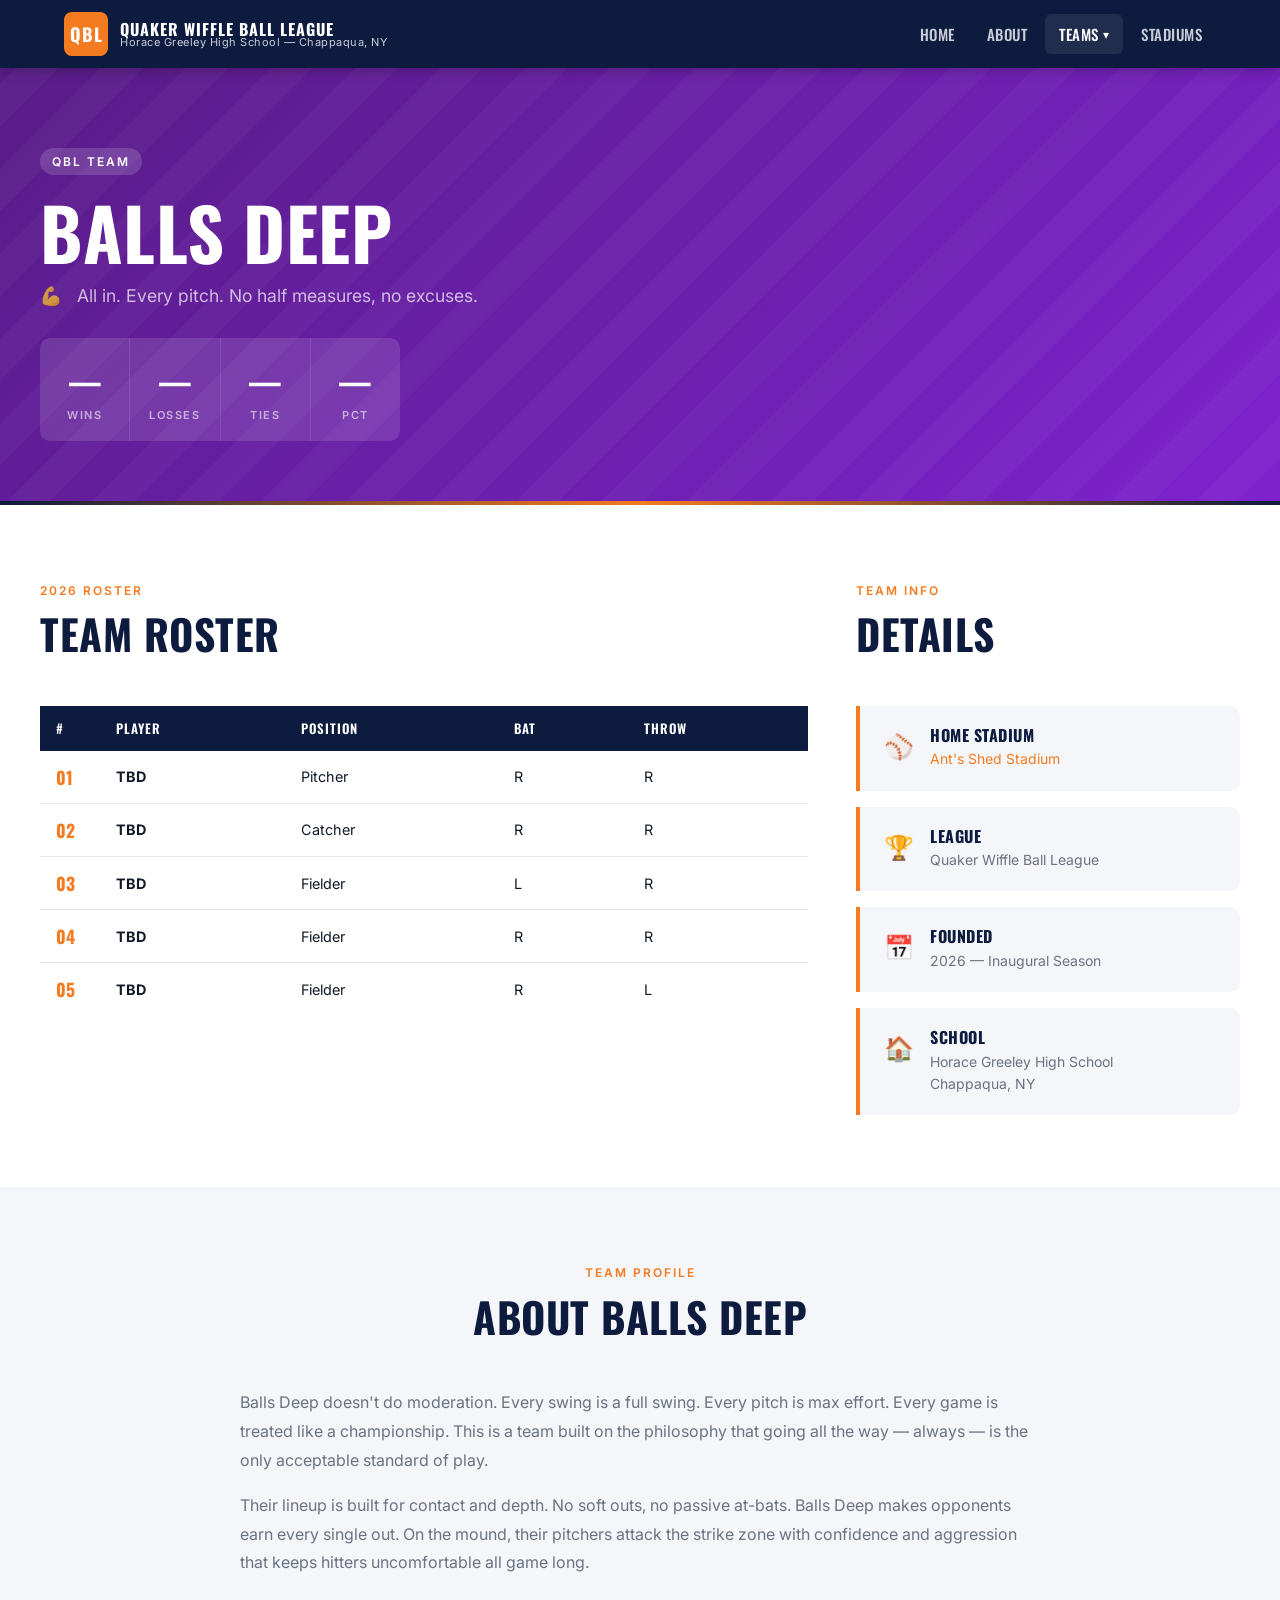
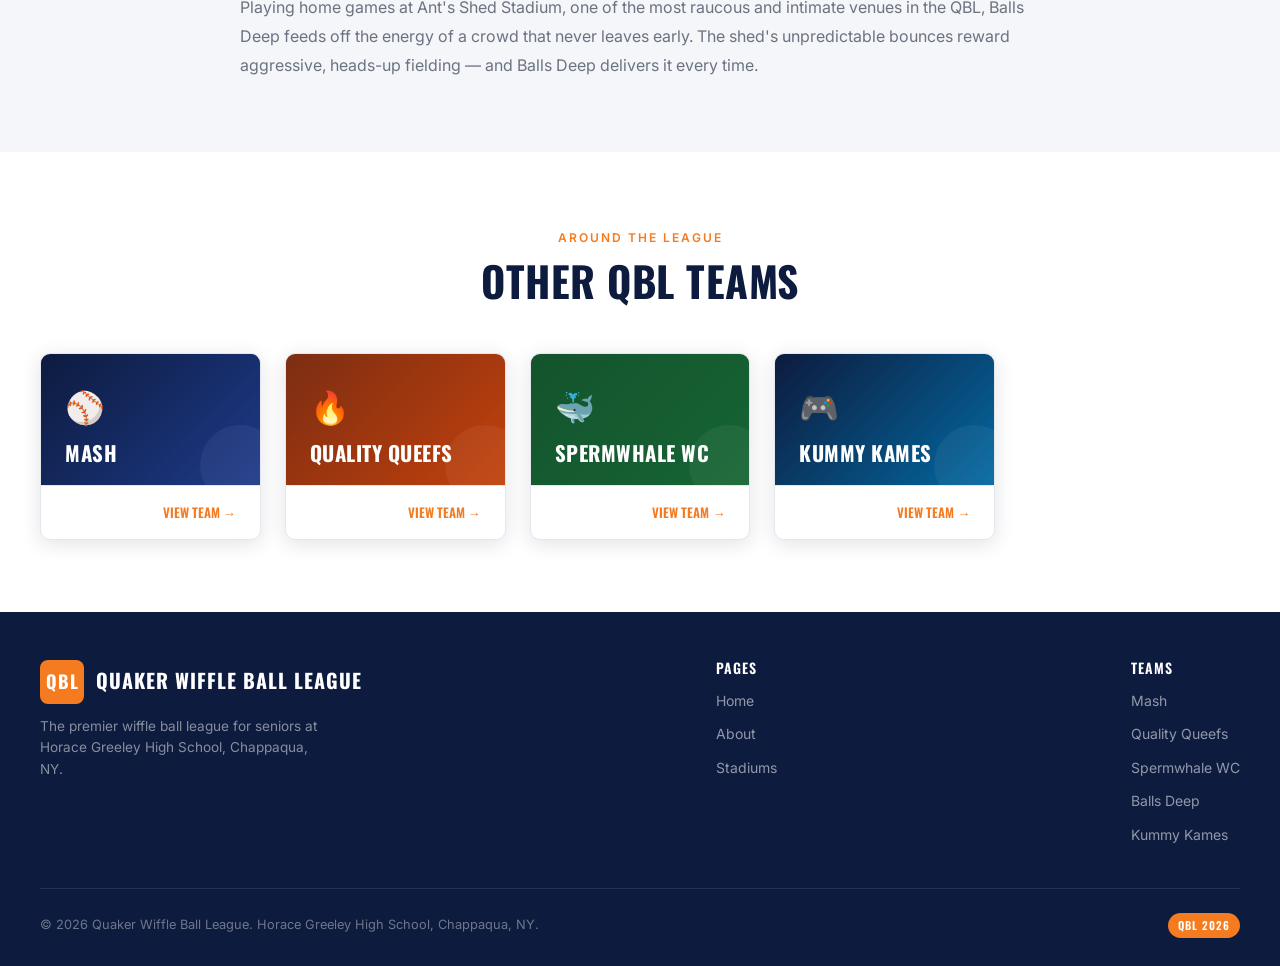
<file: teams/balls-deep.html>
<!DOCTYPE html>
<html lang="en">
<head>
  <meta charset="UTF-8" />
  <meta name="viewport" content="width=device-width, initial-scale=1.0" />
  <title>Balls Deep | QBL Teams</title>
  <link rel="stylesheet" href="../css/styles.css" />
</head>
<body>

  <!-- NAVBAR -->
  <nav class="navbar">
    <div class="nav-inner">
      <a href="../index.html" class="nav-logo">
        <div class="nav-logo-badge">QBL</div>
        <div class="nav-logo-text">
          <span class="nav-logo-name">Quaker Wiffle Ball League</span>
          <span class="nav-logo-sub">Horace Greeley High School &mdash; Chappaqua, NY</span>
        </div>
      </a>
      <button class="nav-toggle" id="navToggle" aria-label="Toggle menu">
        <span></span><span></span><span></span>
      </button>
      <ul class="nav-links" id="navLinks">
        <li><a href="../index.html">Home</a></li>
        <li><a href="../about.html">About</a></li>
        <li class="nav-dropdown">
          <a href="#" class="active">Teams</a>
          <div class="dropdown-menu">
            <a href="mash.html">Mash</a>
            <a href="quality-queefs.html">Quality Queefs</a>
            <a href="spermwhale-wc.html">Spermwhale WC</a>
            <a href="balls-deep.html">Balls Deep</a>
            <a href="kummy-kames.html">Kummy Kames</a>
          </div>
        </li>
        <li><a href="../stadiums.html">Stadiums</a></li>
      </ul>
    </div>
  </nav>

  <!-- TEAM HERO -->
  <div class="team-hero" style="background: linear-gradient(135deg, #581C87 0%, #7E22CE 100%);">
    <div class="team-hero-inner">
      <span class="team-hero-label">QBL Team</span>
      <h1>Balls Deep</h1>
      <p class="team-hero-sub">💪 &nbsp; All in. Every pitch. No half measures, no excuses.</p>
      <div class="record-row">
        <div class="record-box">
          <div class="rec-num">&#8212;</div>
          <div class="rec-label">Wins</div>
        </div>
        <div class="record-box">
          <div class="rec-num">&#8212;</div>
          <div class="rec-label">Losses</div>
        </div>
        <div class="record-box">
          <div class="rec-num">&#8212;</div>
          <div class="rec-label">Ties</div>
        </div>
        <div class="record-box">
          <div class="rec-num">&#8212;</div>
          <div class="rec-label">PCT</div>
        </div>
      </div>
    </div>
  </div>

  <hr class="divider" />

  <!-- CONTENT -->
  <section class="section">
    <div class="container">
      <div style="display: grid; grid-template-columns: 2fr 1fr; gap: 48px;">

        <!-- ROSTER -->
        <div>
          <div class="section-header" style="text-align: left;">
            <span class="section-label">2026 Roster</span>
            <h2 style="color: var(--navy); text-transform: uppercase;">Team Roster</h2>
          </div>
          <div style="overflow-x: auto;">
            <table class="roster-table">
              <thead>
                <tr>
                  <th>#</th>
                  <th>Player</th>
                  <th>Position</th>
                  <th>Bat</th>
                  <th>Throw</th>
                </tr>
              </thead>
              <tbody>
                <tr>
                  <td class="num">01</td>
                  <td><strong>TBD</strong></td>
                  <td>Pitcher</td>
                  <td>R</td>
                  <td>R</td>
                </tr>
                <tr>
                  <td class="num">02</td>
                  <td><strong>TBD</strong></td>
                  <td>Catcher</td>
                  <td>R</td>
                  <td>R</td>
                </tr>
                <tr>
                  <td class="num">03</td>
                  <td><strong>TBD</strong></td>
                  <td>Fielder</td>
                  <td>L</td>
                  <td>R</td>
                </tr>
                <tr>
                  <td class="num">04</td>
                  <td><strong>TBD</strong></td>
                  <td>Fielder</td>
                  <td>R</td>
                  <td>R</td>
                </tr>
                <tr>
                  <td class="num">05</td>
                  <td><strong>TBD</strong></td>
                  <td>Fielder</td>
                  <td>R</td>
                  <td>L</td>
                </tr>
              </tbody>
            </table>
          </div>
        </div>

        <!-- SIDEBAR -->
        <div>
          <div class="section-header" style="text-align: left;">
            <span class="section-label">Team Info</span>
            <h2 style="color: var(--navy); text-transform: uppercase;">Details</h2>
          </div>

          <div class="info-box" style="margin-bottom: 16px;">
            <div class="info-box-icon">&#9918;</div>
            <div>
              <h4>Home Stadium</h4>
              <p><a href="../stadiums.html" style="color: var(--orange);">Ant's Shed Stadium</a></p>
            </div>
          </div>

          <div class="info-box" style="margin-bottom: 16px;">
            <div class="info-box-icon">&#127942;</div>
            <div>
              <h4>League</h4>
              <p>Quaker Wiffle Ball League</p>
            </div>
          </div>

          <div class="info-box" style="margin-bottom: 16px;">
            <div class="info-box-icon">&#128197;</div>
            <div>
              <h4>Founded</h4>
              <p>2026 &mdash; Inaugural Season</p>
            </div>
          </div>

          <div class="info-box">
            <div class="info-box-icon">&#127968;</div>
            <div>
              <h4>School</h4>
              <p>Horace Greeley High School<br />Chappaqua, NY</p>
            </div>
          </div>
        </div>
      </div>
    </div>
  </section>

  <!-- TEAM BIO -->
  <section class="section section-alt">
    <div class="container" style="max-width: 800px;">
      <div class="section-header">
        <span class="section-label">Team Profile</span>
        <h2>About Balls Deep</h2>
      </div>
      <p style="color: var(--text-muted); line-height: 1.8; margin-bottom: 16px;">
        Balls Deep doesn't do moderation. Every swing is a full swing. Every pitch is max effort. Every game is treated like a championship. This is a team built on the philosophy that going all the way — always — is the only acceptable standard of play.
      </p>
      <p style="color: var(--text-muted); line-height: 1.8; margin-bottom: 16px;">
        Their lineup is built for contact and depth. No soft outs, no passive at-bats. Balls Deep makes opponents earn every single out. On the mound, their pitchers attack the strike zone with confidence and aggression that keeps hitters uncomfortable all game long.
      </p>
      <p style="color: var(--text-muted); line-height: 1.8;">
        Playing home games at Ant's Shed Stadium, one of the most raucous and intimate venues in the QBL, Balls Deep feeds off the energy of a crowd that never leaves early. The shed's unpredictable bounces reward aggressive, heads-up fielding — and Balls Deep delivers it every time.
      </p>
    </div>
  </section>

  <!-- OTHER TEAMS -->
  <section class="section">
    <div class="container">
      <div class="section-header">
        <span class="section-label">Around the League</span>
        <h2>Other QBL Teams</h2>
      </div>
      <div class="card-grid">
        <a href="mash.html" class="card card-accent-1" style="text-decoration: none;">
          <div class="card-header">
            <div class="card-icon">⚾</div>
            <h3>Mash</h3>
          </div>
          <div class="card-footer"><span style="font-family: Oswald; font-size: 13px; font-weight: 600; text-transform: uppercase; color: var(--orange);">View Team &rarr;</span></div>
        </a>
        <a href="quality-queefs.html" class="card card-accent-2" style="text-decoration: none;">
          <div class="card-header">
            <div class="card-icon">🔥</div>
            <h3>Quality Queefs</h3>
          </div>
          <div class="card-footer"><span style="font-family: Oswald; font-size: 13px; font-weight: 600; text-transform: uppercase; color: var(--orange);">View Team &rarr;</span></div>
        </a>
        <a href="spermwhale-wc.html" class="card card-accent-3" style="text-decoration: none;">
          <div class="card-header">
            <div class="card-icon">🐳</div>
            <h3>Spermwhale WC</h3>
          </div>
          <div class="card-footer"><span style="font-family: Oswald; font-size: 13px; font-weight: 600; text-transform: uppercase; color: var(--orange);">View Team &rarr;</span></div>
        </a>
        <a href="kummy-kames.html" class="card card-accent-5" style="text-decoration: none;">
          <div class="card-header">
            <div class="card-icon">🎮</div>
            <h3>Kummy Kames</h3>
          </div>
          <div class="card-footer"><span style="font-family: Oswald; font-size: 13px; font-weight: 600; text-transform: uppercase; color: var(--orange);">View Team &rarr;</span></div>
        </a>
      </div>
    </div>
  </section>

  <!-- FOOTER -->
  <footer class="footer">
    <div class="footer-inner">
      <div class="footer-top">
        <div class="footer-brand">
          <div class="nav-logo" style="margin-bottom: 12px;">
            <div class="nav-logo-badge">QBL</div>
            <div class="nav-logo-text">
              <span class="nav-logo-name">Quaker Wiffle Ball League</span>
            </div>
          </div>
          <p>The premier wiffle ball league for seniors at Horace Greeley High School, Chappaqua, NY.</p>
        </div>
        <div class="footer-links">
          <h4>Pages</h4>
          <ul>
            <li><a href="../index.html">Home</a></li>
            <li><a href="../about.html">About</a></li>
            <li><a href="../stadiums.html">Stadiums</a></li>
          </ul>
        </div>
        <div class="footer-links">
          <h4>Teams</h4>
          <ul>
            <li><a href="mash.html">Mash</a></li>
            <li><a href="quality-queefs.html">Quality Queefs</a></li>
            <li><a href="spermwhale-wc.html">Spermwhale WC</a></li>
            <li><a href="balls-deep.html">Balls Deep</a></li>
            <li><a href="kummy-kames.html">Kummy Kames</a></li>
          </ul>
        </div>
      </div>
      <div class="footer-bottom">
        <p>&copy; 2026 Quaker Wiffle Ball League. Horace Greeley High School, Chappaqua, NY.</p>
        <span class="footer-badge">QBL 2026</span>
      </div>
    </div>
  </footer>

  <script>
    const toggle = document.getElementById('navToggle');
    const links = document.getElementById('navLinks');
    toggle.addEventListener('click', () => links.classList.toggle('open'));
  </script>
</body>
</html>
</file>
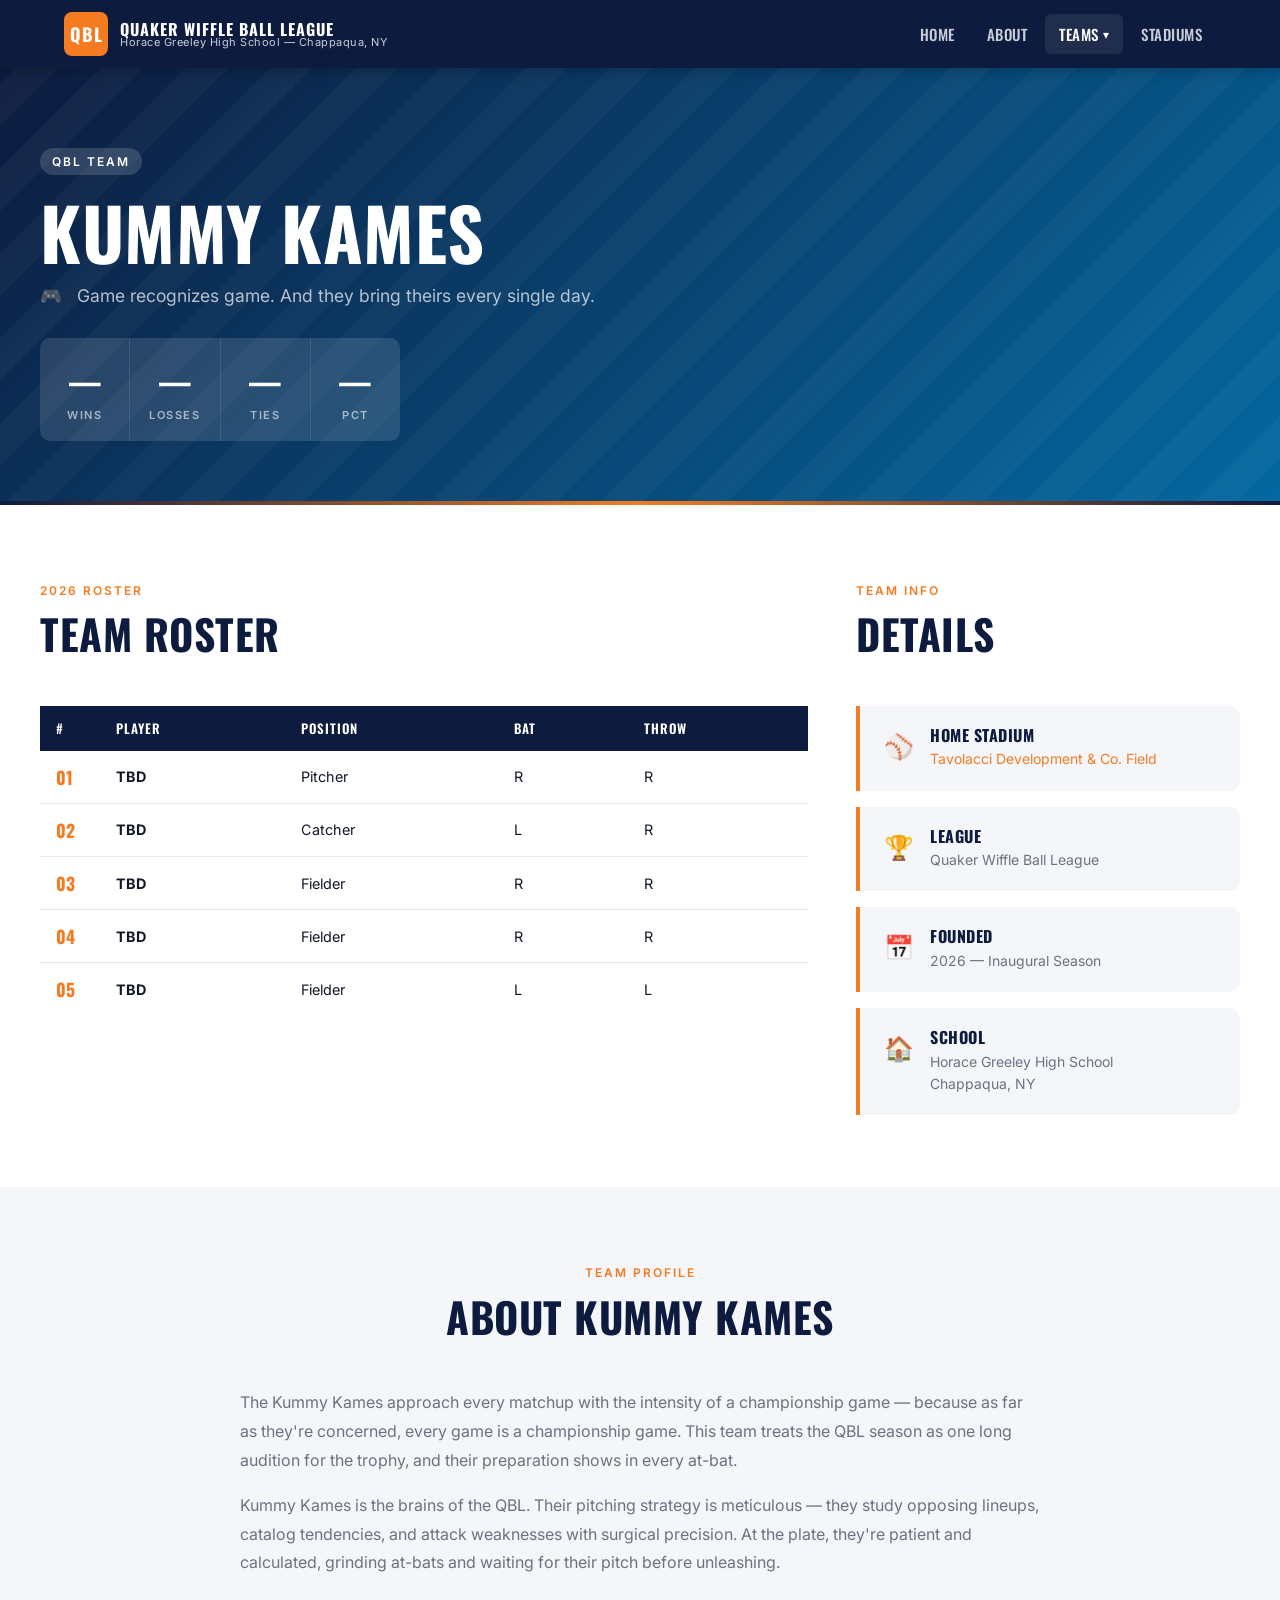
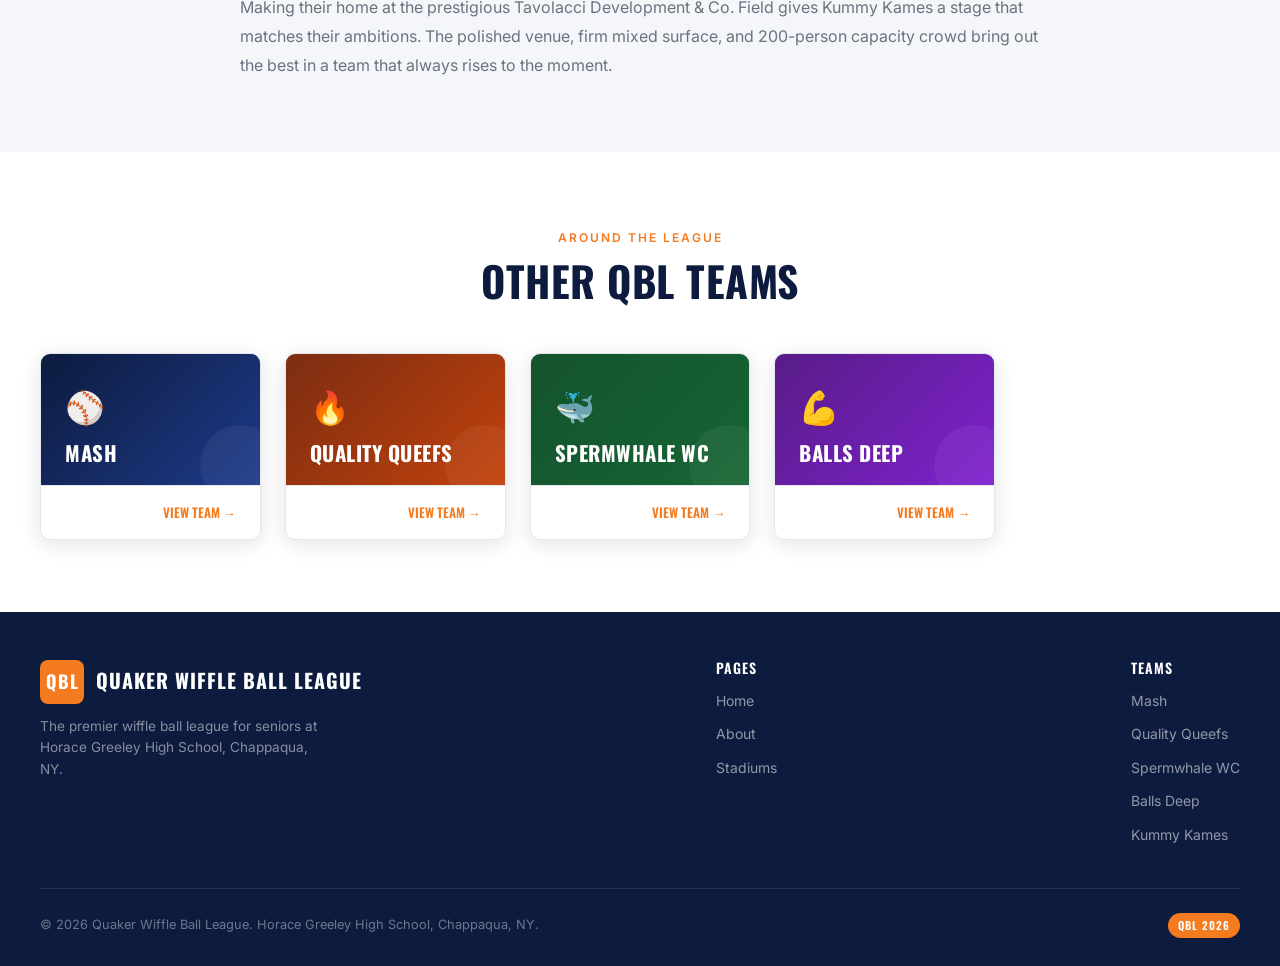
<file: teams/kummy-kames.html>
<!DOCTYPE html>
<html lang="en">
<head>
  <meta charset="UTF-8" />
  <meta name="viewport" content="width=device-width, initial-scale=1.0" />
  <title>Kummy Kames | QBL Teams</title>
  <link rel="stylesheet" href="../css/styles.css" />
</head>
<body>

  <!-- NAVBAR -->
  <nav class="navbar">
    <div class="nav-inner">
      <a href="../index.html" class="nav-logo">
        <div class="nav-logo-badge">QBL</div>
        <div class="nav-logo-text">
          <span class="nav-logo-name">Quaker Wiffle Ball League</span>
          <span class="nav-logo-sub">Horace Greeley High School &mdash; Chappaqua, NY</span>
        </div>
      </a>
      <button class="nav-toggle" id="navToggle" aria-label="Toggle menu">
        <span></span><span></span><span></span>
      </button>
      <ul class="nav-links" id="navLinks">
        <li><a href="../index.html">Home</a></li>
        <li><a href="../about.html">About</a></li>
        <li class="nav-dropdown">
          <a href="#" class="active">Teams</a>
          <div class="dropdown-menu">
            <a href="mash.html">Mash</a>
            <a href="quality-queefs.html">Quality Queefs</a>
            <a href="spermwhale-wc.html">Spermwhale WC</a>
            <a href="balls-deep.html">Balls Deep</a>
            <a href="kummy-kames.html">Kummy Kames</a>
          </div>
        </li>
        <li><a href="../stadiums.html">Stadiums</a></li>
      </ul>
    </div>
  </nav>

  <!-- TEAM HERO -->
  <div class="team-hero" style="background: linear-gradient(135deg, #0D1B3E 0%, #0369A1 100%);">
    <div class="team-hero-inner">
      <span class="team-hero-label">QBL Team</span>
      <h1>Kummy Kames</h1>
      <p class="team-hero-sub">🎮 &nbsp; Game recognizes game. And they bring theirs every single day.</p>
      <div class="record-row">
        <div class="record-box">
          <div class="rec-num">&#8212;</div>
          <div class="rec-label">Wins</div>
        </div>
        <div class="record-box">
          <div class="rec-num">&#8212;</div>
          <div class="rec-label">Losses</div>
        </div>
        <div class="record-box">
          <div class="rec-num">&#8212;</div>
          <div class="rec-label">Ties</div>
        </div>
        <div class="record-box">
          <div class="rec-num">&#8212;</div>
          <div class="rec-label">PCT</div>
        </div>
      </div>
    </div>
  </div>

  <hr class="divider" />

  <!-- CONTENT -->
  <section class="section">
    <div class="container">
      <div style="display: grid; grid-template-columns: 2fr 1fr; gap: 48px;">

        <!-- ROSTER -->
        <div>
          <div class="section-header" style="text-align: left;">
            <span class="section-label">2026 Roster</span>
            <h2 style="color: var(--navy); text-transform: uppercase;">Team Roster</h2>
          </div>
          <div style="overflow-x: auto;">
            <table class="roster-table">
              <thead>
                <tr>
                  <th>#</th>
                  <th>Player</th>
                  <th>Position</th>
                  <th>Bat</th>
                  <th>Throw</th>
                </tr>
              </thead>
              <tbody>
                <tr>
                  <td class="num">01</td>
                  <td><strong>TBD</strong></td>
                  <td>Pitcher</td>
                  <td>R</td>
                  <td>R</td>
                </tr>
                <tr>
                  <td class="num">02</td>
                  <td><strong>TBD</strong></td>
                  <td>Catcher</td>
                  <td>L</td>
                  <td>R</td>
                </tr>
                <tr>
                  <td class="num">03</td>
                  <td><strong>TBD</strong></td>
                  <td>Fielder</td>
                  <td>R</td>
                  <td>R</td>
                </tr>
                <tr>
                  <td class="num">04</td>
                  <td><strong>TBD</strong></td>
                  <td>Fielder</td>
                  <td>R</td>
                  <td>R</td>
                </tr>
                <tr>
                  <td class="num">05</td>
                  <td><strong>TBD</strong></td>
                  <td>Fielder</td>
                  <td>L</td>
                  <td>L</td>
                </tr>
              </tbody>
            </table>
          </div>
        </div>

        <!-- SIDEBAR -->
        <div>
          <div class="section-header" style="text-align: left;">
            <span class="section-label">Team Info</span>
            <h2 style="color: var(--navy); text-transform: uppercase;">Details</h2>
          </div>

          <div class="info-box" style="margin-bottom: 16px;">
            <div class="info-box-icon">&#9918;</div>
            <div>
              <h4>Home Stadium</h4>
              <p><a href="../stadiums.html" style="color: var(--orange);">Tavolacci Development &amp; Co. Field</a></p>
            </div>
          </div>

          <div class="info-box" style="margin-bottom: 16px;">
            <div class="info-box-icon">&#127942;</div>
            <div>
              <h4>League</h4>
              <p>Quaker Wiffle Ball League</p>
            </div>
          </div>

          <div class="info-box" style="margin-bottom: 16px;">
            <div class="info-box-icon">&#128197;</div>
            <div>
              <h4>Founded</h4>
              <p>2026 &mdash; Inaugural Season</p>
            </div>
          </div>

          <div class="info-box">
            <div class="info-box-icon">&#127968;</div>
            <div>
              <h4>School</h4>
              <p>Horace Greeley High School<br />Chappaqua, NY</p>
            </div>
          </div>
        </div>
      </div>
    </div>
  </section>

  <!-- TEAM BIO -->
  <section class="section section-alt">
    <div class="container" style="max-width: 800px;">
      <div class="section-header">
        <span class="section-label">Team Profile</span>
        <h2>About Kummy Kames</h2>
      </div>
      <p style="color: var(--text-muted); line-height: 1.8; margin-bottom: 16px;">
        The Kummy Kames approach every matchup with the intensity of a championship game — because as far as they're concerned, every game is a championship game. This team treats the QBL season as one long audition for the trophy, and their preparation shows in every at-bat.
      </p>
      <p style="color: var(--text-muted); line-height: 1.8; margin-bottom: 16px;">
        Kummy Kames is the brains of the QBL. Their pitching strategy is meticulous — they study opposing lineups, catalog tendencies, and attack weaknesses with surgical precision. At the plate, they're patient and calculated, grinding at-bats and waiting for their pitch before unleashing.
      </p>
      <p style="color: var(--text-muted); line-height: 1.8;">
        Making their home at the prestigious Tavolacci Development &amp; Co. Field gives Kummy Kames a stage that matches their ambitions. The polished venue, firm mixed surface, and 200-person capacity crowd bring out the best in a team that always rises to the moment.
      </p>
    </div>
  </section>

  <!-- OTHER TEAMS -->
  <section class="section">
    <div class="container">
      <div class="section-header">
        <span class="section-label">Around the League</span>
        <h2>Other QBL Teams</h2>
      </div>
      <div class="card-grid">
        <a href="mash.html" class="card card-accent-1" style="text-decoration: none;">
          <div class="card-header">
            <div class="card-icon">⚾</div>
            <h3>Mash</h3>
          </div>
          <div class="card-footer"><span style="font-family: Oswald; font-size: 13px; font-weight: 600; text-transform: uppercase; color: var(--orange);">View Team &rarr;</span></div>
        </a>
        <a href="quality-queefs.html" class="card card-accent-2" style="text-decoration: none;">
          <div class="card-header">
            <div class="card-icon">🔥</div>
            <h3>Quality Queefs</h3>
          </div>
          <div class="card-footer"><span style="font-family: Oswald; font-size: 13px; font-weight: 600; text-transform: uppercase; color: var(--orange);">View Team &rarr;</span></div>
        </a>
        <a href="spermwhale-wc.html" class="card card-accent-3" style="text-decoration: none;">
          <div class="card-header">
            <div class="card-icon">🐳</div>
            <h3>Spermwhale WC</h3>
          </div>
          <div class="card-footer"><span style="font-family: Oswald; font-size: 13px; font-weight: 600; text-transform: uppercase; color: var(--orange);">View Team &rarr;</span></div>
        </a>
        <a href="balls-deep.html" class="card card-accent-4" style="text-decoration: none;">
          <div class="card-header">
            <div class="card-icon">💪</div>
            <h3>Balls Deep</h3>
          </div>
          <div class="card-footer"><span style="font-family: Oswald; font-size: 13px; font-weight: 600; text-transform: uppercase; color: var(--orange);">View Team &rarr;</span></div>
        </a>
      </div>
    </div>
  </section>

  <!-- FOOTER -->
  <footer class="footer">
    <div class="footer-inner">
      <div class="footer-top">
        <div class="footer-brand">
          <div class="nav-logo" style="margin-bottom: 12px;">
            <div class="nav-logo-badge">QBL</div>
            <div class="nav-logo-text">
              <span class="nav-logo-name">Quaker Wiffle Ball League</span>
            </div>
          </div>
          <p>The premier wiffle ball league for seniors at Horace Greeley High School, Chappaqua, NY.</p>
        </div>
        <div class="footer-links">
          <h4>Pages</h4>
          <ul>
            <li><a href="../index.html">Home</a></li>
            <li><a href="../about.html">About</a></li>
            <li><a href="../stadiums.html">Stadiums</a></li>
          </ul>
        </div>
        <div class="footer-links">
          <h4>Teams</h4>
          <ul>
            <li><a href="mash.html">Mash</a></li>
            <li><a href="quality-queefs.html">Quality Queefs</a></li>
            <li><a href="spermwhale-wc.html">Spermwhale WC</a></li>
            <li><a href="balls-deep.html">Balls Deep</a></li>
            <li><a href="kummy-kames.html">Kummy Kames</a></li>
          </ul>
        </div>
      </div>
      <div class="footer-bottom">
        <p>&copy; 2026 Quaker Wiffle Ball League. Horace Greeley High School, Chappaqua, NY.</p>
        <span class="footer-badge">QBL 2026</span>
      </div>
    </div>
  </footer>

  <script>
    const toggle = document.getElementById('navToggle');
    const links = document.getElementById('navLinks');
    toggle.addEventListener('click', () => links.classList.toggle('open'));
  </script>
</body>
</html>
</file>
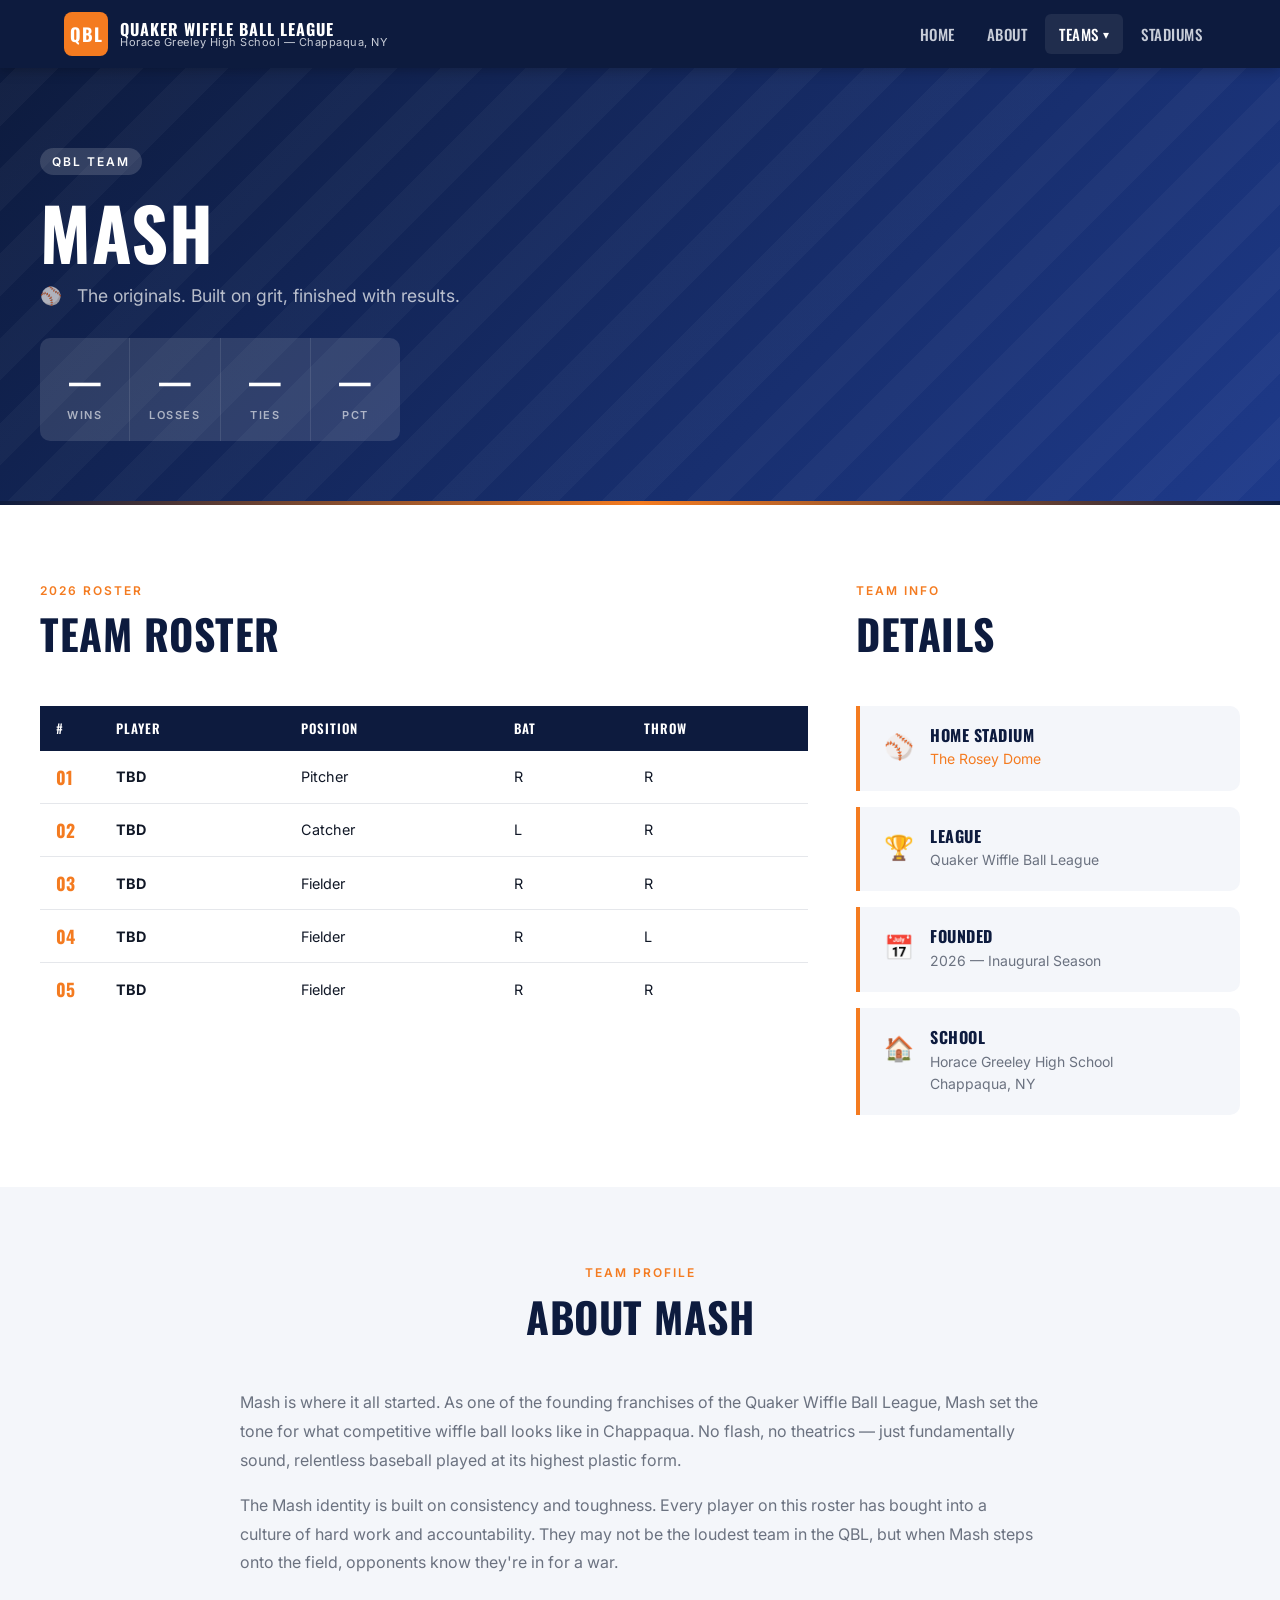
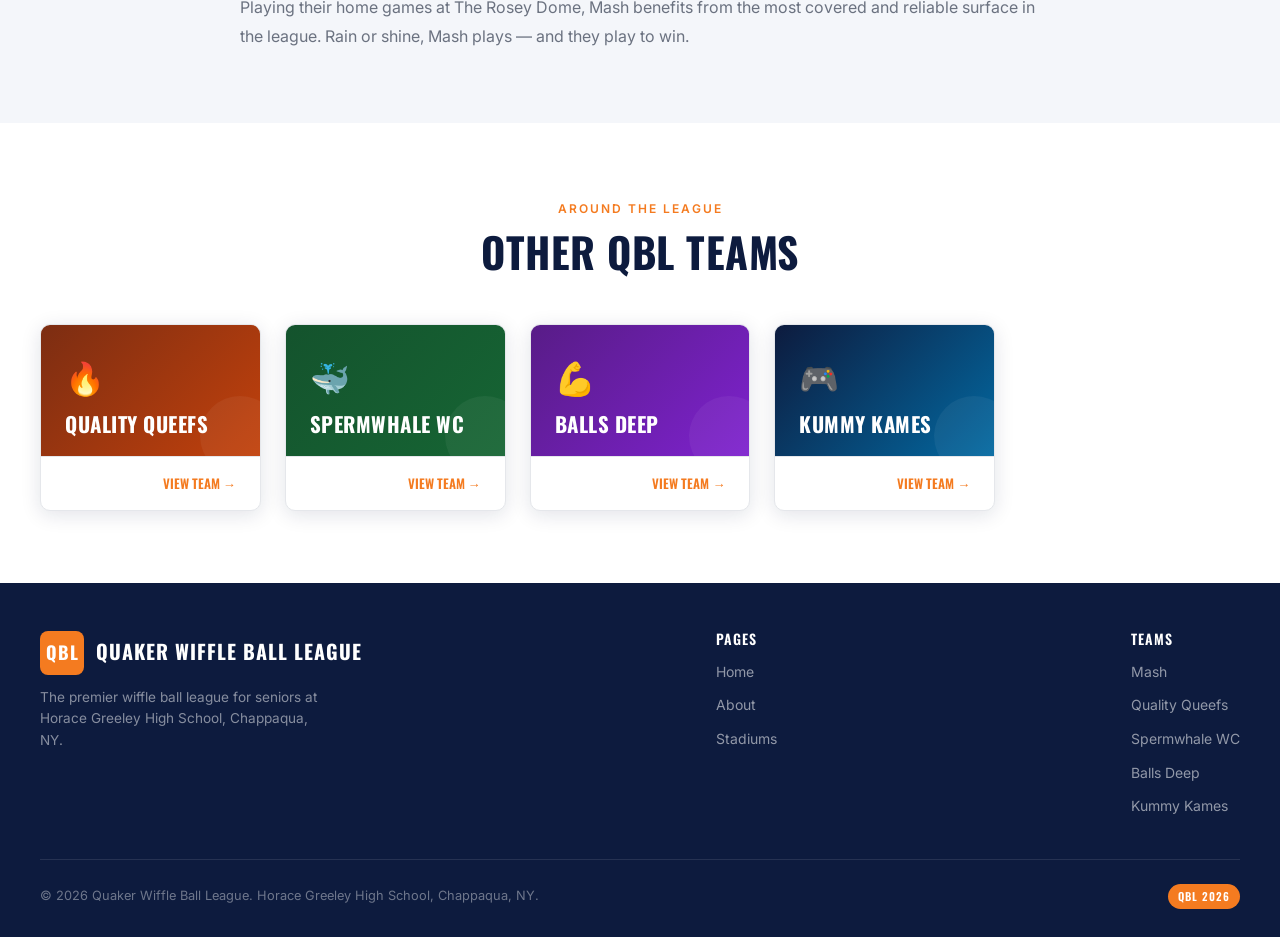
<file: teams/mash.html>
<!DOCTYPE html>
<html lang="en">
<head>
  <meta charset="UTF-8" />
  <meta name="viewport" content="width=device-width, initial-scale=1.0" />
  <title>Mash | QBL Teams</title>
  <link rel="stylesheet" href="../css/styles.css" />
</head>
<body>

  <!-- NAVBAR -->
  <nav class="navbar">
    <div class="nav-inner">
      <a href="../index.html" class="nav-logo">
        <div class="nav-logo-badge">QBL</div>
        <div class="nav-logo-text">
          <span class="nav-logo-name">Quaker Wiffle Ball League</span>
          <span class="nav-logo-sub">Horace Greeley High School &mdash; Chappaqua, NY</span>
        </div>
      </a>
      <button class="nav-toggle" id="navToggle" aria-label="Toggle menu">
        <span></span><span></span><span></span>
      </button>
      <ul class="nav-links" id="navLinks">
        <li><a href="../index.html">Home</a></li>
        <li><a href="../about.html">About</a></li>
        <li class="nav-dropdown">
          <a href="#" class="active">Teams</a>
          <div class="dropdown-menu">
            <a href="mash.html">Mash</a>
            <a href="quality-queefs.html">Quality Queefs</a>
            <a href="spermwhale-wc.html">Spermwhale WC</a>
            <a href="balls-deep.html">Balls Deep</a>
            <a href="kummy-kames.html">Kummy Kames</a>
          </div>
        </li>
        <li><a href="../stadiums.html">Stadiums</a></li>
      </ul>
    </div>
  </nav>

  <!-- TEAM HERO -->
  <div class="team-hero" style="background: linear-gradient(135deg, #0D1B3E 0%, #1E3A8A 100%);">
    <div class="team-hero-inner">
      <span class="team-hero-label">QBL Team</span>
      <h1>Mash</h1>
      <p class="team-hero-sub">⚾ &nbsp; The originals. Built on grit, finished with results.</p>
      <div class="record-row">
        <div class="record-box">
          <div class="rec-num">&#8212;</div>
          <div class="rec-label">Wins</div>
        </div>
        <div class="record-box">
          <div class="rec-num">&#8212;</div>
          <div class="rec-label">Losses</div>
        </div>
        <div class="record-box">
          <div class="rec-num">&#8212;</div>
          <div class="rec-label">Ties</div>
        </div>
        <div class="record-box">
          <div class="rec-num">&#8212;</div>
          <div class="rec-label">PCT</div>
        </div>
      </div>
    </div>
  </div>

  <hr class="divider" />

  <!-- CONTENT -->
  <section class="section">
    <div class="container">
      <div style="display: grid; grid-template-columns: 2fr 1fr; gap: 48px;">

        <!-- ROSTER -->
        <div>
          <div class="section-header" style="text-align: left;">
            <span class="section-label">2026 Roster</span>
            <h2 style="color: var(--navy); text-transform: uppercase;">Team Roster</h2>
          </div>
          <div style="overflow-x: auto;">
            <table class="roster-table">
              <thead>
                <tr>
                  <th>#</th>
                  <th>Player</th>
                  <th>Position</th>
                  <th>Bat</th>
                  <th>Throw</th>
                </tr>
              </thead>
              <tbody>
                <tr>
                  <td class="num">01</td>
                  <td><strong>TBD</strong></td>
                  <td>Pitcher</td>
                  <td>R</td>
                  <td>R</td>
                </tr>
                <tr>
                  <td class="num">02</td>
                  <td><strong>TBD</strong></td>
                  <td>Catcher</td>
                  <td>L</td>
                  <td>R</td>
                </tr>
                <tr>
                  <td class="num">03</td>
                  <td><strong>TBD</strong></td>
                  <td>Fielder</td>
                  <td>R</td>
                  <td>R</td>
                </tr>
                <tr>
                  <td class="num">04</td>
                  <td><strong>TBD</strong></td>
                  <td>Fielder</td>
                  <td>R</td>
                  <td>L</td>
                </tr>
                <tr>
                  <td class="num">05</td>
                  <td><strong>TBD</strong></td>
                  <td>Fielder</td>
                  <td>R</td>
                  <td>R</td>
                </tr>
              </tbody>
            </table>
          </div>
        </div>

        <!-- SIDEBAR -->
        <div>
          <div class="section-header" style="text-align: left;">
            <span class="section-label">Team Info</span>
            <h2 style="color: var(--navy); text-transform: uppercase;">Details</h2>
          </div>

          <div class="info-box" style="margin-bottom: 16px;">
            <div class="info-box-icon">&#9918;</div>
            <div>
              <h4>Home Stadium</h4>
              <p><a href="../stadiums.html" style="color: var(--orange);">The Rosey Dome</a></p>
            </div>
          </div>

          <div class="info-box" style="margin-bottom: 16px;">
            <div class="info-box-icon">&#127942;</div>
            <div>
              <h4>League</h4>
              <p>Quaker Wiffle Ball League</p>
            </div>
          </div>

          <div class="info-box" style="margin-bottom: 16px;">
            <div class="info-box-icon">&#128197;</div>
            <div>
              <h4>Founded</h4>
              <p>2026 &mdash; Inaugural Season</p>
            </div>
          </div>

          <div class="info-box">
            <div class="info-box-icon">&#127968;</div>
            <div>
              <h4>School</h4>
              <p>Horace Greeley High School<br />Chappaqua, NY</p>
            </div>
          </div>
        </div>
      </div>
    </div>
  </section>

  <!-- TEAM BIO -->
  <section class="section section-alt">
    <div class="container" style="max-width: 800px;">
      <div class="section-header">
        <span class="section-label">Team Profile</span>
        <h2>About Mash</h2>
      </div>
      <p style="color: var(--text-muted); line-height: 1.8; margin-bottom: 16px;">
        Mash is where it all started. As one of the founding franchises of the Quaker Wiffle Ball League, Mash set the tone for what competitive wiffle ball looks like in Chappaqua. No flash, no theatrics — just fundamentally sound, relentless baseball played at its highest plastic form.
      </p>
      <p style="color: var(--text-muted); line-height: 1.8; margin-bottom: 16px;">
        The Mash identity is built on consistency and toughness. Every player on this roster has bought into a culture of hard work and accountability. They may not be the loudest team in the QBL, but when Mash steps onto the field, opponents know they're in for a war.
      </p>
      <p style="color: var(--text-muted); line-height: 1.8;">
        Playing their home games at The Rosey Dome, Mash benefits from the most covered and reliable surface in the league. Rain or shine, Mash plays — and they play to win.
      </p>
    </div>
  </section>

  <!-- OTHER TEAMS -->
  <section class="section">
    <div class="container">
      <div class="section-header">
        <span class="section-label">Around the League</span>
        <h2>Other QBL Teams</h2>
      </div>
      <div class="card-grid">
        <a href="quality-queefs.html" class="card card-accent-2" style="text-decoration: none;">
          <div class="card-header">
            <div class="card-icon">🔥</div>
            <h3>Quality Queefs</h3>
          </div>
          <div class="card-footer"><span style="font-family: Oswald; font-size: 13px; font-weight: 600; text-transform: uppercase; color: var(--orange);">View Team &rarr;</span></div>
        </a>
        <a href="spermwhale-wc.html" class="card card-accent-3" style="text-decoration: none;">
          <div class="card-header">
            <div class="card-icon">🐳</div>
            <h3>Spermwhale WC</h3>
          </div>
          <div class="card-footer"><span style="font-family: Oswald; font-size: 13px; font-weight: 600; text-transform: uppercase; color: var(--orange);">View Team &rarr;</span></div>
        </a>
        <a href="balls-deep.html" class="card card-accent-4" style="text-decoration: none;">
          <div class="card-header">
            <div class="card-icon">💪</div>
            <h3>Balls Deep</h3>
          </div>
          <div class="card-footer"><span style="font-family: Oswald; font-size: 13px; font-weight: 600; text-transform: uppercase; color: var(--orange);">View Team &rarr;</span></div>
        </a>
        <a href="kummy-kames.html" class="card card-accent-5" style="text-decoration: none;">
          <div class="card-header">
            <div class="card-icon">🎮</div>
            <h3>Kummy Kames</h3>
          </div>
          <div class="card-footer"><span style="font-family: Oswald; font-size: 13px; font-weight: 600; text-transform: uppercase; color: var(--orange);">View Team &rarr;</span></div>
        </a>
      </div>
    </div>
  </section>

  <!-- FOOTER -->
  <footer class="footer">
    <div class="footer-inner">
      <div class="footer-top">
        <div class="footer-brand">
          <div class="nav-logo" style="margin-bottom: 12px;">
            <div class="nav-logo-badge">QBL</div>
            <div class="nav-logo-text">
              <span class="nav-logo-name">Quaker Wiffle Ball League</span>
            </div>
          </div>
          <p>The premier wiffle ball league for seniors at Horace Greeley High School, Chappaqua, NY.</p>
        </div>
        <div class="footer-links">
          <h4>Pages</h4>
          <ul>
            <li><a href="../index.html">Home</a></li>
            <li><a href="../about.html">About</a></li>
            <li><a href="../stadiums.html">Stadiums</a></li>
          </ul>
        </div>
        <div class="footer-links">
          <h4>Teams</h4>
          <ul>
            <li><a href="mash.html">Mash</a></li>
            <li><a href="quality-queefs.html">Quality Queefs</a></li>
            <li><a href="spermwhale-wc.html">Spermwhale WC</a></li>
            <li><a href="balls-deep.html">Balls Deep</a></li>
            <li><a href="kummy-kames.html">Kummy Kames</a></li>
          </ul>
        </div>
      </div>
      <div class="footer-bottom">
        <p>&copy; 2026 Quaker Wiffle Ball League. Horace Greeley High School, Chappaqua, NY.</p>
        <span class="footer-badge">QBL 2026</span>
      </div>
    </div>
  </footer>

  <script>
    const toggle = document.getElementById('navToggle');
    const links = document.getElementById('navLinks');
    toggle.addEventListener('click', () => links.classList.toggle('open'));
  </script>
</body>
</html>
</file>
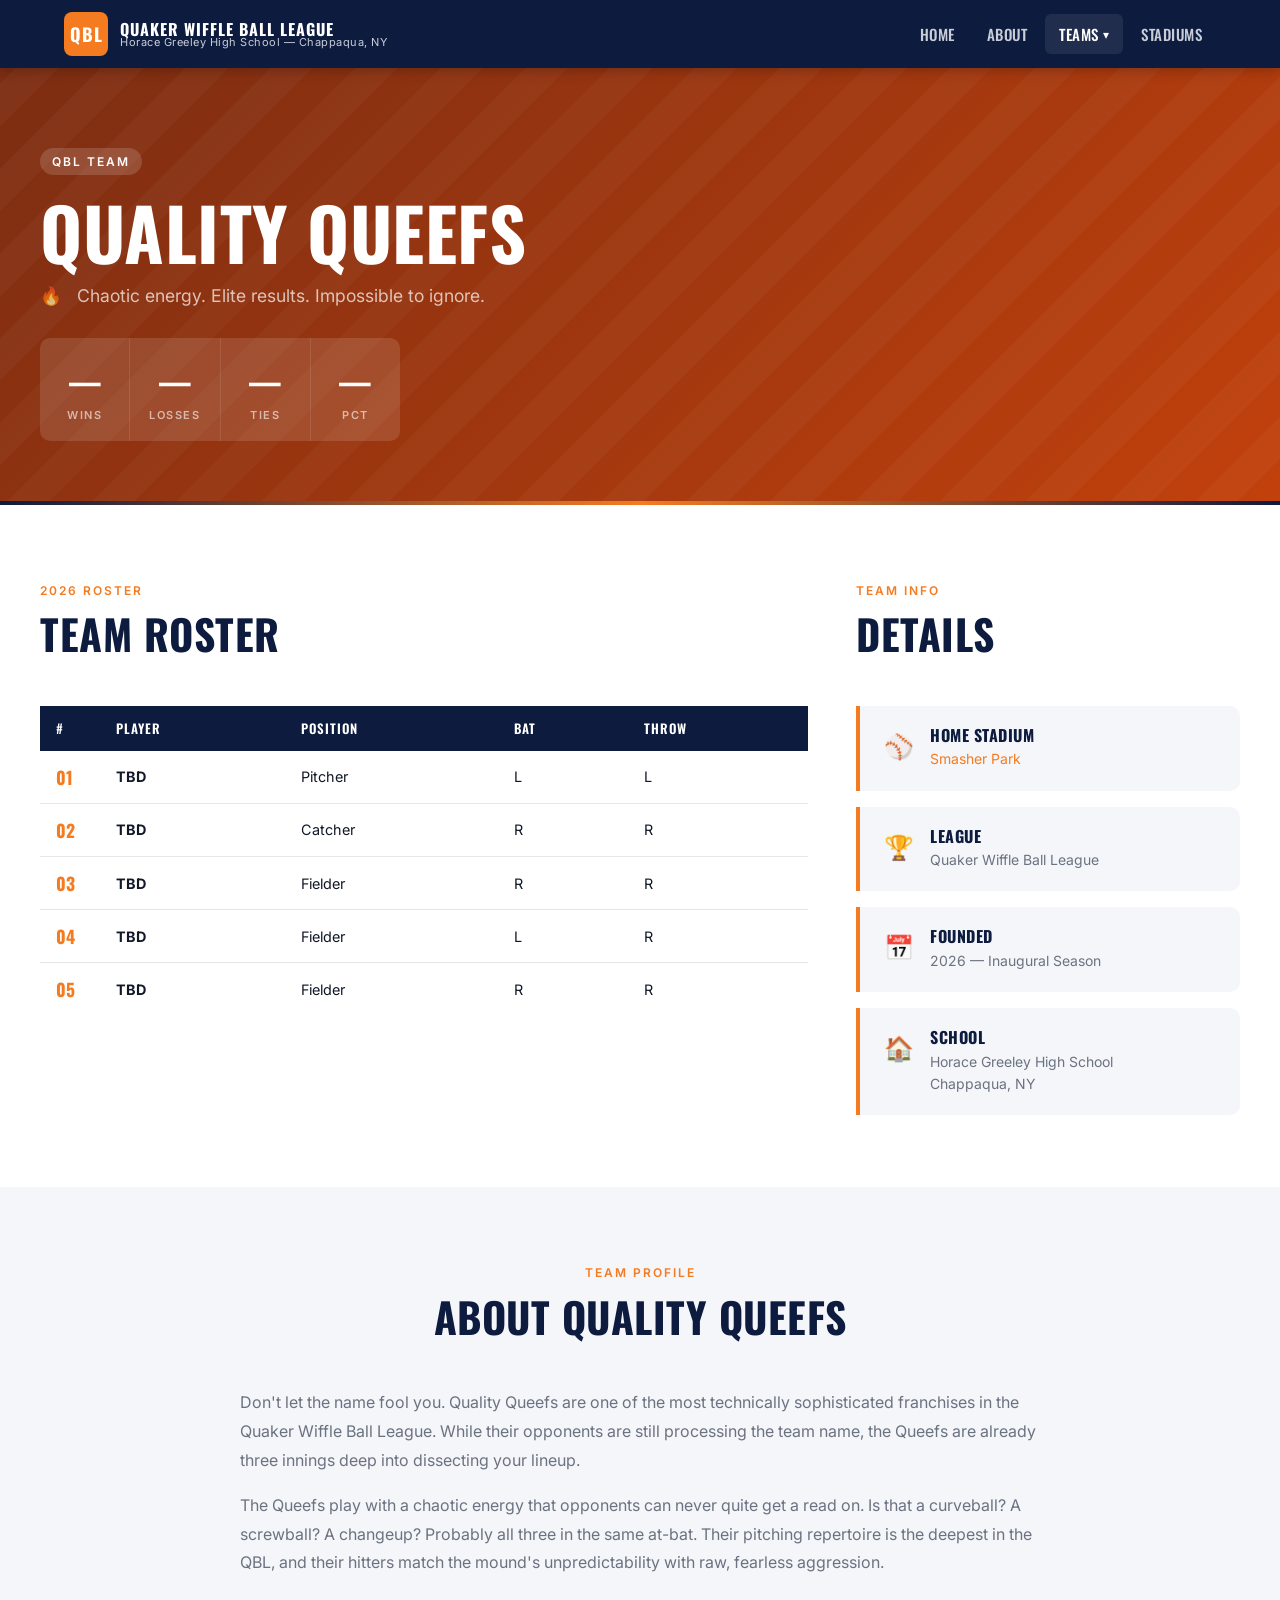
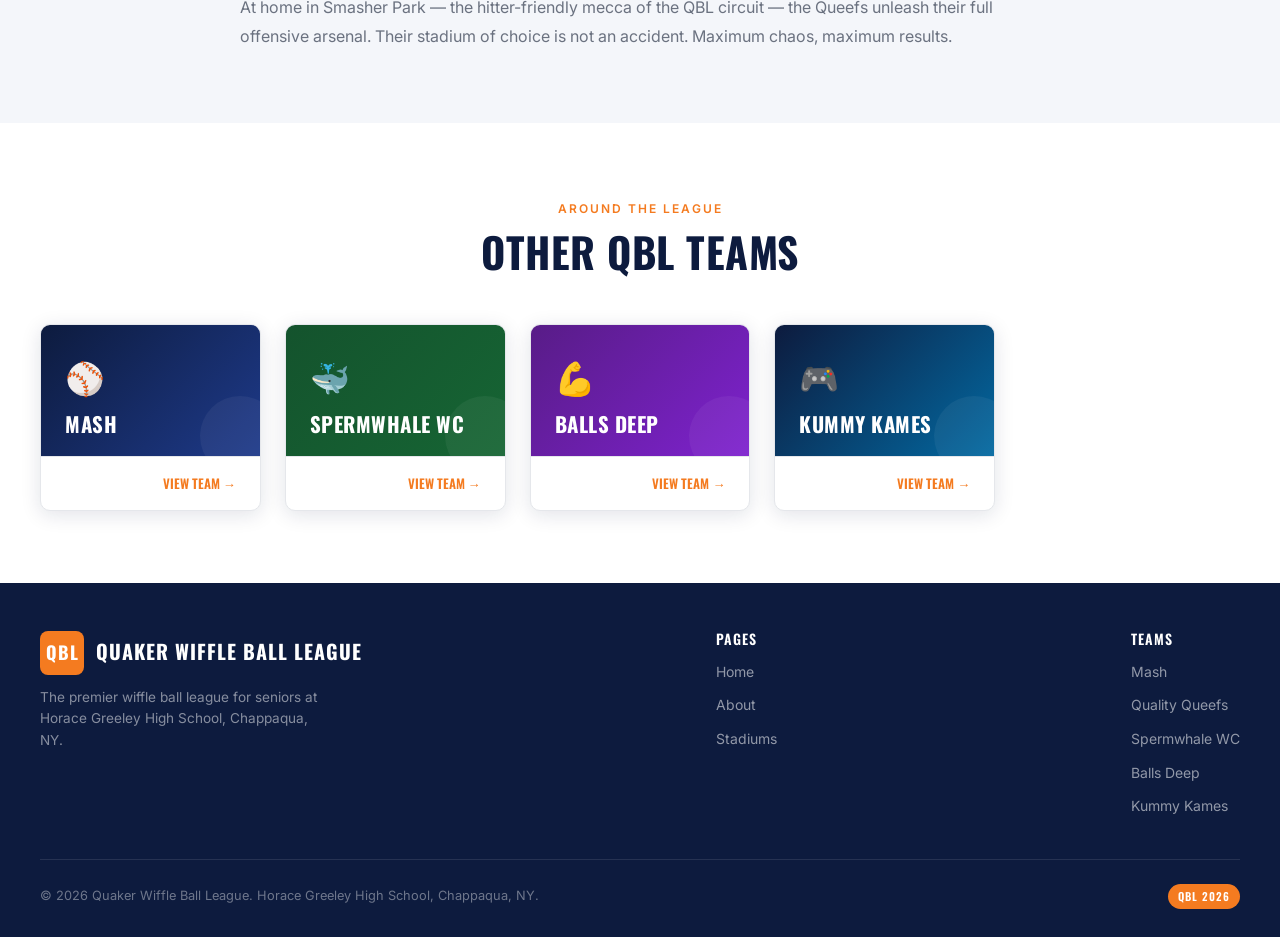
<file: teams/quality-queefs.html>
<!DOCTYPE html>
<html lang="en">
<head>
  <meta charset="UTF-8" />
  <meta name="viewport" content="width=device-width, initial-scale=1.0" />
  <title>Quality Queefs | QBL Teams</title>
  <link rel="stylesheet" href="../css/styles.css" />
</head>
<body>

  <!-- NAVBAR -->
  <nav class="navbar">
    <div class="nav-inner">
      <a href="../index.html" class="nav-logo">
        <div class="nav-logo-badge">QBL</div>
        <div class="nav-logo-text">
          <span class="nav-logo-name">Quaker Wiffle Ball League</span>
          <span class="nav-logo-sub">Horace Greeley High School &mdash; Chappaqua, NY</span>
        </div>
      </a>
      <button class="nav-toggle" id="navToggle" aria-label="Toggle menu">
        <span></span><span></span><span></span>
      </button>
      <ul class="nav-links" id="navLinks">
        <li><a href="../index.html">Home</a></li>
        <li><a href="../about.html">About</a></li>
        <li class="nav-dropdown">
          <a href="#" class="active">Teams</a>
          <div class="dropdown-menu">
            <a href="mash.html">Mash</a>
            <a href="quality-queefs.html">Quality Queefs</a>
            <a href="spermwhale-wc.html">Spermwhale WC</a>
            <a href="balls-deep.html">Balls Deep</a>
            <a href="kummy-kames.html">Kummy Kames</a>
          </div>
        </li>
        <li><a href="../stadiums.html">Stadiums</a></li>
      </ul>
    </div>
  </nav>

  <!-- TEAM HERO -->
  <div class="team-hero" style="background: linear-gradient(135deg, #7C2D12 0%, #C2410C 100%);">
    <div class="team-hero-inner">
      <span class="team-hero-label">QBL Team</span>
      <h1>Quality Queefs</h1>
      <p class="team-hero-sub">🔥 &nbsp; Chaotic energy. Elite results. Impossible to ignore.</p>
      <div class="record-row">
        <div class="record-box">
          <div class="rec-num">&#8212;</div>
          <div class="rec-label">Wins</div>
        </div>
        <div class="record-box">
          <div class="rec-num">&#8212;</div>
          <div class="rec-label">Losses</div>
        </div>
        <div class="record-box">
          <div class="rec-num">&#8212;</div>
          <div class="rec-label">Ties</div>
        </div>
        <div class="record-box">
          <div class="rec-num">&#8212;</div>
          <div class="rec-label">PCT</div>
        </div>
      </div>
    </div>
  </div>

  <hr class="divider" />

  <!-- CONTENT -->
  <section class="section">
    <div class="container">
      <div style="display: grid; grid-template-columns: 2fr 1fr; gap: 48px;">

        <!-- ROSTER -->
        <div>
          <div class="section-header" style="text-align: left;">
            <span class="section-label">2026 Roster</span>
            <h2 style="color: var(--navy); text-transform: uppercase;">Team Roster</h2>
          </div>
          <div style="overflow-x: auto;">
            <table class="roster-table">
              <thead>
                <tr>
                  <th>#</th>
                  <th>Player</th>
                  <th>Position</th>
                  <th>Bat</th>
                  <th>Throw</th>
                </tr>
              </thead>
              <tbody>
                <tr>
                  <td class="num">01</td>
                  <td><strong>TBD</strong></td>
                  <td>Pitcher</td>
                  <td>L</td>
                  <td>L</td>
                </tr>
                <tr>
                  <td class="num">02</td>
                  <td><strong>TBD</strong></td>
                  <td>Catcher</td>
                  <td>R</td>
                  <td>R</td>
                </tr>
                <tr>
                  <td class="num">03</td>
                  <td><strong>TBD</strong></td>
                  <td>Fielder</td>
                  <td>R</td>
                  <td>R</td>
                </tr>
                <tr>
                  <td class="num">04</td>
                  <td><strong>TBD</strong></td>
                  <td>Fielder</td>
                  <td>L</td>
                  <td>R</td>
                </tr>
                <tr>
                  <td class="num">05</td>
                  <td><strong>TBD</strong></td>
                  <td>Fielder</td>
                  <td>R</td>
                  <td>R</td>
                </tr>
              </tbody>
            </table>
          </div>
        </div>

        <!-- SIDEBAR -->
        <div>
          <div class="section-header" style="text-align: left;">
            <span class="section-label">Team Info</span>
            <h2 style="color: var(--navy); text-transform: uppercase;">Details</h2>
          </div>

          <div class="info-box" style="margin-bottom: 16px;">
            <div class="info-box-icon">&#9918;</div>
            <div>
              <h4>Home Stadium</h4>
              <p><a href="../stadiums.html" style="color: var(--orange);">Smasher Park</a></p>
            </div>
          </div>

          <div class="info-box" style="margin-bottom: 16px;">
            <div class="info-box-icon">&#127942;</div>
            <div>
              <h4>League</h4>
              <p>Quaker Wiffle Ball League</p>
            </div>
          </div>

          <div class="info-box" style="margin-bottom: 16px;">
            <div class="info-box-icon">&#128197;</div>
            <div>
              <h4>Founded</h4>
              <p>2026 &mdash; Inaugural Season</p>
            </div>
          </div>

          <div class="info-box">
            <div class="info-box-icon">&#127968;</div>
            <div>
              <h4>School</h4>
              <p>Horace Greeley High School<br />Chappaqua, NY</p>
            </div>
          </div>
        </div>
      </div>
    </div>
  </section>

  <!-- TEAM BIO -->
  <section class="section section-alt">
    <div class="container" style="max-width: 800px;">
      <div class="section-header">
        <span class="section-label">Team Profile</span>
        <h2>About Quality Queefs</h2>
      </div>
      <p style="color: var(--text-muted); line-height: 1.8; margin-bottom: 16px;">
        Don't let the name fool you. Quality Queefs are one of the most technically sophisticated franchises in the Quaker Wiffle Ball League. While their opponents are still processing the team name, the Queefs are already three innings deep into dissecting your lineup.
      </p>
      <p style="color: var(--text-muted); line-height: 1.8; margin-bottom: 16px;">
        The Queefs play with a chaotic energy that opponents can never quite get a read on. Is that a curveball? A screwball? A changeup? Probably all three in the same at-bat. Their pitching repertoire is the deepest in the QBL, and their hitters match the mound's unpredictability with raw, fearless aggression.
      </p>
      <p style="color: var(--text-muted); line-height: 1.8;">
        At home in Smasher Park — the hitter-friendly mecca of the QBL circuit — the Queefs unleash their full offensive arsenal. Their stadium of choice is not an accident. Maximum chaos, maximum results.
      </p>
    </div>
  </section>

  <!-- OTHER TEAMS -->
  <section class="section">
    <div class="container">
      <div class="section-header">
        <span class="section-label">Around the League</span>
        <h2>Other QBL Teams</h2>
      </div>
      <div class="card-grid">
        <a href="mash.html" class="card card-accent-1" style="text-decoration: none;">
          <div class="card-header">
            <div class="card-icon">⚾</div>
            <h3>Mash</h3>
          </div>
          <div class="card-footer"><span style="font-family: Oswald; font-size: 13px; font-weight: 600; text-transform: uppercase; color: var(--orange);">View Team &rarr;</span></div>
        </a>
        <a href="spermwhale-wc.html" class="card card-accent-3" style="text-decoration: none;">
          <div class="card-header">
            <div class="card-icon">🐳</div>
            <h3>Spermwhale WC</h3>
          </div>
          <div class="card-footer"><span style="font-family: Oswald; font-size: 13px; font-weight: 600; text-transform: uppercase; color: var(--orange);">View Team &rarr;</span></div>
        </a>
        <a href="balls-deep.html" class="card card-accent-4" style="text-decoration: none;">
          <div class="card-header">
            <div class="card-icon">💪</div>
            <h3>Balls Deep</h3>
          </div>
          <div class="card-footer"><span style="font-family: Oswald; font-size: 13px; font-weight: 600; text-transform: uppercase; color: var(--orange);">View Team &rarr;</span></div>
        </a>
        <a href="kummy-kames.html" class="card card-accent-5" style="text-decoration: none;">
          <div class="card-header">
            <div class="card-icon">🎮</div>
            <h3>Kummy Kames</h3>
          </div>
          <div class="card-footer"><span style="font-family: Oswald; font-size: 13px; font-weight: 600; text-transform: uppercase; color: var(--orange);">View Team &rarr;</span></div>
        </a>
      </div>
    </div>
  </section>

  <!-- FOOTER -->
  <footer class="footer">
    <div class="footer-inner">
      <div class="footer-top">
        <div class="footer-brand">
          <div class="nav-logo" style="margin-bottom: 12px;">
            <div class="nav-logo-badge">QBL</div>
            <div class="nav-logo-text">
              <span class="nav-logo-name">Quaker Wiffle Ball League</span>
            </div>
          </div>
          <p>The premier wiffle ball league for seniors at Horace Greeley High School, Chappaqua, NY.</p>
        </div>
        <div class="footer-links">
          <h4>Pages</h4>
          <ul>
            <li><a href="../index.html">Home</a></li>
            <li><a href="../about.html">About</a></li>
            <li><a href="../stadiums.html">Stadiums</a></li>
          </ul>
        </div>
        <div class="footer-links">
          <h4>Teams</h4>
          <ul>
            <li><a href="mash.html">Mash</a></li>
            <li><a href="quality-queefs.html">Quality Queefs</a></li>
            <li><a href="spermwhale-wc.html">Spermwhale WC</a></li>
            <li><a href="balls-deep.html">Balls Deep</a></li>
            <li><a href="kummy-kames.html">Kummy Kames</a></li>
          </ul>
        </div>
      </div>
      <div class="footer-bottom">
        <p>&copy; 2026 Quaker Wiffle Ball League. Horace Greeley High School, Chappaqua, NY.</p>
        <span class="footer-badge">QBL 2026</span>
      </div>
    </div>
  </footer>

  <script>
    const toggle = document.getElementById('navToggle');
    const links = document.getElementById('navLinks');
    toggle.addEventListener('click', () => links.classList.toggle('open'));
  </script>
</body>
</html>
</file>
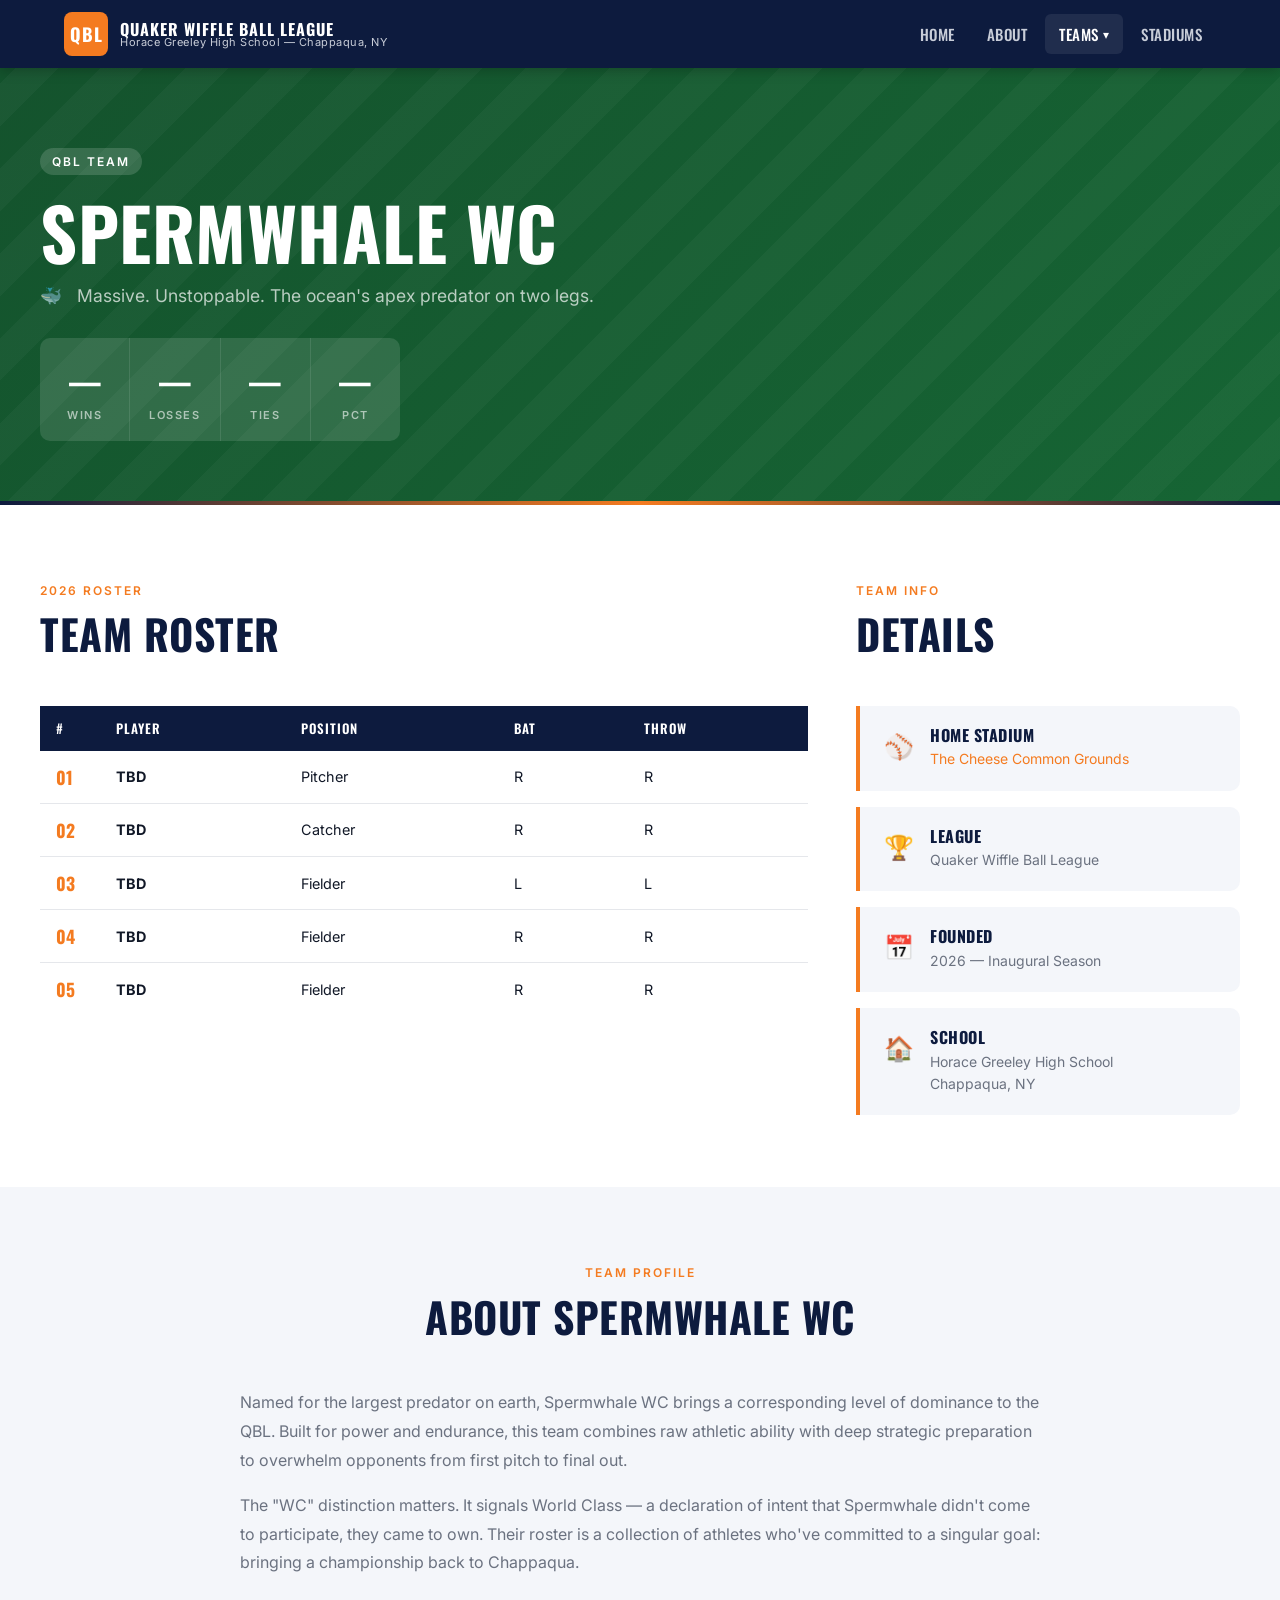
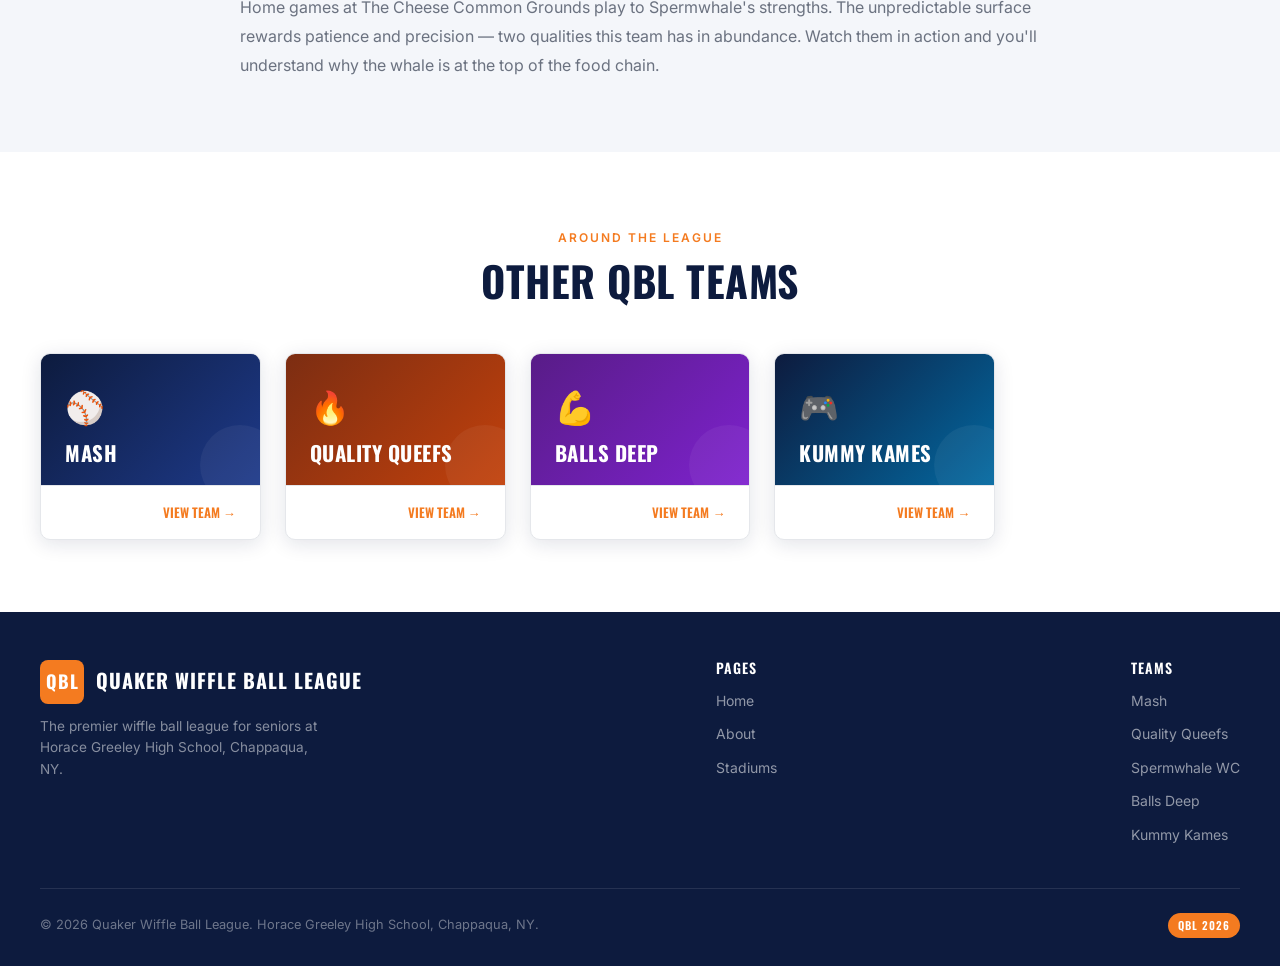
<file: teams/spermwhale-wc.html>
<!DOCTYPE html>
<html lang="en">
<head>
  <meta charset="UTF-8" />
  <meta name="viewport" content="width=device-width, initial-scale=1.0" />
  <title>Spermwhale WC | QBL Teams</title>
  <link rel="stylesheet" href="../css/styles.css" />
</head>
<body>

  <!-- NAVBAR -->
  <nav class="navbar">
    <div class="nav-inner">
      <a href="../index.html" class="nav-logo">
        <div class="nav-logo-badge">QBL</div>
        <div class="nav-logo-text">
          <span class="nav-logo-name">Quaker Wiffle Ball League</span>
          <span class="nav-logo-sub">Horace Greeley High School &mdash; Chappaqua, NY</span>
        </div>
      </a>
      <button class="nav-toggle" id="navToggle" aria-label="Toggle menu">
        <span></span><span></span><span></span>
      </button>
      <ul class="nav-links" id="navLinks">
        <li><a href="../index.html">Home</a></li>
        <li><a href="../about.html">About</a></li>
        <li class="nav-dropdown">
          <a href="#" class="active">Teams</a>
          <div class="dropdown-menu">
            <a href="mash.html">Mash</a>
            <a href="quality-queefs.html">Quality Queefs</a>
            <a href="spermwhale-wc.html">Spermwhale WC</a>
            <a href="balls-deep.html">Balls Deep</a>
            <a href="kummy-kames.html">Kummy Kames</a>
          </div>
        </li>
        <li><a href="../stadiums.html">Stadiums</a></li>
      </ul>
    </div>
  </nav>

  <!-- TEAM HERO -->
  <div class="team-hero" style="background: linear-gradient(135deg, #14532D 0%, #166534 100%);">
    <div class="team-hero-inner">
      <span class="team-hero-label">QBL Team</span>
      <h1>Spermwhale WC</h1>
      <p class="team-hero-sub">🐳 &nbsp; Massive. Unstoppable. The ocean's apex predator on two legs.</p>
      <div class="record-row">
        <div class="record-box">
          <div class="rec-num">&#8212;</div>
          <div class="rec-label">Wins</div>
        </div>
        <div class="record-box">
          <div class="rec-num">&#8212;</div>
          <div class="rec-label">Losses</div>
        </div>
        <div class="record-box">
          <div class="rec-num">&#8212;</div>
          <div class="rec-label">Ties</div>
        </div>
        <div class="record-box">
          <div class="rec-num">&#8212;</div>
          <div class="rec-label">PCT</div>
        </div>
      </div>
    </div>
  </div>

  <hr class="divider" />

  <!-- CONTENT -->
  <section class="section">
    <div class="container">
      <div style="display: grid; grid-template-columns: 2fr 1fr; gap: 48px;">

        <!-- ROSTER -->
        <div>
          <div class="section-header" style="text-align: left;">
            <span class="section-label">2026 Roster</span>
            <h2 style="color: var(--navy); text-transform: uppercase;">Team Roster</h2>
          </div>
          <div style="overflow-x: auto;">
            <table class="roster-table">
              <thead>
                <tr>
                  <th>#</th>
                  <th>Player</th>
                  <th>Position</th>
                  <th>Bat</th>
                  <th>Throw</th>
                </tr>
              </thead>
              <tbody>
                <tr>
                  <td class="num">01</td>
                  <td><strong>TBD</strong></td>
                  <td>Pitcher</td>
                  <td>R</td>
                  <td>R</td>
                </tr>
                <tr>
                  <td class="num">02</td>
                  <td><strong>TBD</strong></td>
                  <td>Catcher</td>
                  <td>R</td>
                  <td>R</td>
                </tr>
                <tr>
                  <td class="num">03</td>
                  <td><strong>TBD</strong></td>
                  <td>Fielder</td>
                  <td>L</td>
                  <td>L</td>
                </tr>
                <tr>
                  <td class="num">04</td>
                  <td><strong>TBD</strong></td>
                  <td>Fielder</td>
                  <td>R</td>
                  <td>R</td>
                </tr>
                <tr>
                  <td class="num">05</td>
                  <td><strong>TBD</strong></td>
                  <td>Fielder</td>
                  <td>R</td>
                  <td>R</td>
                </tr>
              </tbody>
            </table>
          </div>
        </div>

        <!-- SIDEBAR -->
        <div>
          <div class="section-header" style="text-align: left;">
            <span class="section-label">Team Info</span>
            <h2 style="color: var(--navy); text-transform: uppercase;">Details</h2>
          </div>

          <div class="info-box" style="margin-bottom: 16px;">
            <div class="info-box-icon">&#9918;</div>
            <div>
              <h4>Home Stadium</h4>
              <p><a href="../stadiums.html" style="color: var(--orange);">The Cheese Common Grounds</a></p>
            </div>
          </div>

          <div class="info-box" style="margin-bottom: 16px;">
            <div class="info-box-icon">&#127942;</div>
            <div>
              <h4>League</h4>
              <p>Quaker Wiffle Ball League</p>
            </div>
          </div>

          <div class="info-box" style="margin-bottom: 16px;">
            <div class="info-box-icon">&#128197;</div>
            <div>
              <h4>Founded</h4>
              <p>2026 &mdash; Inaugural Season</p>
            </div>
          </div>

          <div class="info-box">
            <div class="info-box-icon">&#127968;</div>
            <div>
              <h4>School</h4>
              <p>Horace Greeley High School<br />Chappaqua, NY</p>
            </div>
          </div>
        </div>
      </div>
    </div>
  </section>

  <!-- TEAM BIO -->
  <section class="section section-alt">
    <div class="container" style="max-width: 800px;">
      <div class="section-header">
        <span class="section-label">Team Profile</span>
        <h2>About Spermwhale WC</h2>
      </div>
      <p style="color: var(--text-muted); line-height: 1.8; margin-bottom: 16px;">
        Named for the largest predator on earth, Spermwhale WC brings a corresponding level of dominance to the QBL. Built for power and endurance, this team combines raw athletic ability with deep strategic preparation to overwhelm opponents from first pitch to final out.
      </p>
      <p style="color: var(--text-muted); line-height: 1.8; margin-bottom: 16px;">
        The "WC" distinction matters. It signals World Class — a declaration of intent that Spermwhale didn't come to participate, they came to own. Their roster is a collection of athletes who've committed to a singular goal: bringing a championship back to Chappaqua.
      </p>
      <p style="color: var(--text-muted); line-height: 1.8;">
        Home games at The Cheese Common Grounds play to Spermwhale's strengths. The unpredictable surface rewards patience and precision — two qualities this team has in abundance. Watch them in action and you'll understand why the whale is at the top of the food chain.
      </p>
    </div>
  </section>

  <!-- OTHER TEAMS -->
  <section class="section">
    <div class="container">
      <div class="section-header">
        <span class="section-label">Around the League</span>
        <h2>Other QBL Teams</h2>
      </div>
      <div class="card-grid">
        <a href="mash.html" class="card card-accent-1" style="text-decoration: none;">
          <div class="card-header">
            <div class="card-icon">⚾</div>
            <h3>Mash</h3>
          </div>
          <div class="card-footer"><span style="font-family: Oswald; font-size: 13px; font-weight: 600; text-transform: uppercase; color: var(--orange);">View Team &rarr;</span></div>
        </a>
        <a href="quality-queefs.html" class="card card-accent-2" style="text-decoration: none;">
          <div class="card-header">
            <div class="card-icon">🔥</div>
            <h3>Quality Queefs</h3>
          </div>
          <div class="card-footer"><span style="font-family: Oswald; font-size: 13px; font-weight: 600; text-transform: uppercase; color: var(--orange);">View Team &rarr;</span></div>
        </a>
        <a href="balls-deep.html" class="card card-accent-4" style="text-decoration: none;">
          <div class="card-header">
            <div class="card-icon">💪</div>
            <h3>Balls Deep</h3>
          </div>
          <div class="card-footer"><span style="font-family: Oswald; font-size: 13px; font-weight: 600; text-transform: uppercase; color: var(--orange);">View Team &rarr;</span></div>
        </a>
        <a href="kummy-kames.html" class="card card-accent-5" style="text-decoration: none;">
          <div class="card-header">
            <div class="card-icon">🎮</div>
            <h3>Kummy Kames</h3>
          </div>
          <div class="card-footer"><span style="font-family: Oswald; font-size: 13px; font-weight: 600; text-transform: uppercase; color: var(--orange);">View Team &rarr;</span></div>
        </a>
      </div>
    </div>
  </section>

  <!-- FOOTER -->
  <footer class="footer">
    <div class="footer-inner">
      <div class="footer-top">
        <div class="footer-brand">
          <div class="nav-logo" style="margin-bottom: 12px;">
            <div class="nav-logo-badge">QBL</div>
            <div class="nav-logo-text">
              <span class="nav-logo-name">Quaker Wiffle Ball League</span>
            </div>
          </div>
          <p>The premier wiffle ball league for seniors at Horace Greeley High School, Chappaqua, NY.</p>
        </div>
        <div class="footer-links">
          <h4>Pages</h4>
          <ul>
            <li><a href="../index.html">Home</a></li>
            <li><a href="../about.html">About</a></li>
            <li><a href="../stadiums.html">Stadiums</a></li>
          </ul>
        </div>
        <div class="footer-links">
          <h4>Teams</h4>
          <ul>
            <li><a href="mash.html">Mash</a></li>
            <li><a href="quality-queefs.html">Quality Queefs</a></li>
            <li><a href="spermwhale-wc.html">Spermwhale WC</a></li>
            <li><a href="balls-deep.html">Balls Deep</a></li>
            <li><a href="kummy-kames.html">Kummy Kames</a></li>
          </ul>
        </div>
      </div>
      <div class="footer-bottom">
        <p>&copy; 2026 Quaker Wiffle Ball League. Horace Greeley High School, Chappaqua, NY.</p>
        <span class="footer-badge">QBL 2026</span>
      </div>
    </div>
  </footer>

  <script>
    const toggle = document.getElementById('navToggle');
    const links = document.getElementById('navLinks');
    toggle.addEventListener('click', () => links.classList.toggle('open'));
  </script>
</body>
</html>
</file>
<file: css/styles.css>
/* === QBL Design System === */
@import url('https://fonts.googleapis.com/css2?family=Oswald:wght@400;500;600;700&family=Inter:wght@400;500;600&display=swap');

:root {
  --navy: #0D1B3E;
  --navy-light: #162552;
  --orange: #F47B20;
  --orange-dark: #D4691A;
  --white: #FFFFFF;
  --light-gray: #F4F6FA;
  --mid-gray: #C8CDD8;
  --text-dark: #111827;
  --text-muted: #6B7280;
  --border: #E5E7EB;
  --shadow: 0 4px 20px rgba(13, 27, 62, 0.12);
  --shadow-hover: 0 8px 32px rgba(13, 27, 62, 0.2);
  --radius: 10px;
}

* {
  margin: 0;
  padding: 0;
  box-sizing: border-box;
}

html {
  scroll-behavior: smooth;
}

body {
  font-family: 'Inter', sans-serif;
  color: var(--text-dark);
  background: var(--white);
  line-height: 1.6;
}

h1, h2, h3, h4 {
  font-family: 'Oswald', sans-serif;
  font-weight: 700;
  letter-spacing: 0.5px;
  line-height: 1.15;
}

a {
  color: inherit;
  text-decoration: none;
}

img {
  max-width: 100%;
  display: block;
}

/* === NAVBAR === */
.navbar {
  background: var(--navy);
  position: sticky;
  top: 0;
  z-index: 1000;
  box-shadow: 0 2px 12px rgba(0,0,0,0.25);
}

.nav-inner {
  max-width: 1200px;
  margin: 0 auto;
  padding: 0 24px;
  display: flex;
  align-items: center;
  justify-content: space-between;
  height: 68px;
}

.nav-logo {
  display: flex;
  align-items: center;
  gap: 12px;
  text-decoration: none;
}

.nav-logo-badge {
  width: 44px;
  height: 44px;
  background: var(--orange);
  border-radius: 8px;
  display: flex;
  align-items: center;
  justify-content: center;
  font-family: 'Oswald', sans-serif;
  font-weight: 700;
  font-size: 18px;
  color: var(--white);
  letter-spacing: 1px;
}

.nav-logo-text {
  display: flex;
  flex-direction: column;
  line-height: 1;
}

.nav-logo-name {
  font-family: 'Oswald', sans-serif;
  font-weight: 700;
  font-size: 16px;
  color: var(--white);
  letter-spacing: 1px;
  text-transform: uppercase;
}

.nav-logo-sub {
  font-size: 11px;
  color: var(--mid-gray);
  letter-spacing: 0.5px;
}

.nav-links {
  display: flex;
  align-items: center;
  gap: 4px;
  list-style: none;
}

.nav-links a {
  display: block;
  padding: 8px 14px;
  font-family: 'Oswald', sans-serif;
  font-size: 15px;
  font-weight: 500;
  color: var(--mid-gray);
  border-radius: 6px;
  transition: color 0.2s, background 0.2s;
  text-transform: uppercase;
  letter-spacing: 0.5px;
}

.nav-links a:hover,
.nav-links a.active {
  color: var(--white);
  background: rgba(255,255,255,0.08);
}

/* Dropdown */
.nav-dropdown {
  position: relative;
}

.nav-dropdown > a {
  display: flex;
  align-items: center;
  gap: 4px;
}

.nav-dropdown > a::after {
  content: '▾';
  font-size: 12px;
}

.dropdown-menu {
  display: none;
  position: absolute;
  top: calc(100% + 8px);
  left: 0;
  background: var(--white);
  border-radius: var(--radius);
  box-shadow: var(--shadow-hover);
  min-width: 200px;
  overflow: hidden;
  border: 1px solid var(--border);
}

.nav-dropdown:hover .dropdown-menu {
  display: block;
}

.dropdown-menu a {
  display: block;
  padding: 10px 16px;
  font-size: 14px;
  font-family: 'Inter', sans-serif;
  color: var(--text-dark) !important;
  background: none !important;
  border-radius: 0 !important;
  font-weight: 500;
  letter-spacing: 0;
  text-transform: none;
  border-left: 3px solid transparent;
  transition: background 0.15s, border-color 0.15s;
}

.dropdown-menu a:hover {
  background: var(--light-gray) !important;
  border-left-color: var(--orange);
  color: var(--navy) !important;
}

/* Hamburger (mobile) */
.nav-toggle {
  display: none;
  flex-direction: column;
  gap: 5px;
  background: none;
  border: none;
  cursor: pointer;
  padding: 4px;
}

.nav-toggle span {
  display: block;
  width: 26px;
  height: 2px;
  background: var(--white);
  border-radius: 2px;
}

/* === HERO === */
.hero {
  background: linear-gradient(135deg, var(--navy) 0%, var(--navy-light) 60%, #1a3166 100%);
  color: var(--white);
  padding: 100px 24px 80px;
  text-align: center;
  position: relative;
  overflow: hidden;
}

.hero::before {
  content: '';
  position: absolute;
  inset: 0;
  background: repeating-linear-gradient(
    45deg,
    transparent,
    transparent 40px,
    rgba(244, 123, 32, 0.03) 40px,
    rgba(244, 123, 32, 0.03) 80px
  );
}

.hero-content {
  position: relative;
  max-width: 800px;
  margin: 0 auto;
}

.hero-badge {
  display: inline-block;
  background: var(--orange);
  color: var(--white);
  font-family: 'Oswald', sans-serif;
  font-size: 12px;
  font-weight: 600;
  letter-spacing: 2px;
  text-transform: uppercase;
  padding: 5px 14px;
  border-radius: 20px;
  margin-bottom: 20px;
}

.hero h1 {
  font-size: clamp(2.4rem, 6vw, 4rem);
  color: var(--white);
  margin-bottom: 16px;
  text-transform: uppercase;
}

.hero h1 span {
  color: var(--orange);
}

.hero p {
  font-size: 1.15rem;
  color: rgba(255,255,255,0.75);
  max-width: 560px;
  margin: 0 auto 32px;
}

.hero-actions {
  display: flex;
  gap: 12px;
  justify-content: center;
  flex-wrap: wrap;
}

/* === BUTTONS === */
.btn {
  display: inline-flex;
  align-items: center;
  gap: 8px;
  padding: 12px 24px;
  border-radius: 8px;
  font-family: 'Oswald', sans-serif;
  font-weight: 600;
  font-size: 15px;
  letter-spacing: 0.5px;
  text-transform: uppercase;
  cursor: pointer;
  border: none;
  transition: transform 0.15s, box-shadow 0.15s, background 0.15s;
  text-decoration: none;
}

.btn:hover {
  transform: translateY(-2px);
}

.btn-primary {
  background: var(--orange);
  color: var(--white);
  box-shadow: 0 4px 16px rgba(244, 123, 32, 0.35);
}

.btn-primary:hover {
  background: var(--orange-dark);
  box-shadow: 0 6px 24px rgba(244, 123, 32, 0.45);
}

.btn-outline {
  background: transparent;
  color: var(--white);
  border: 2px solid rgba(255,255,255,0.4);
}

.btn-outline:hover {
  border-color: var(--white);
  background: rgba(255,255,255,0.08);
}

.btn-navy {
  background: var(--navy);
  color: var(--white);
  box-shadow: var(--shadow);
}

.btn-navy:hover {
  background: var(--navy-light);
}

/* === SECTION === */
.section {
  padding: 72px 24px;
}

.section-alt {
  background: var(--light-gray);
}

.container {
  max-width: 1200px;
  margin: 0 auto;
}

.section-header {
  text-align: center;
  margin-bottom: 48px;
}

.section-label {
  display: inline-block;
  font-size: 12px;
  font-weight: 600;
  letter-spacing: 2px;
  text-transform: uppercase;
  color: var(--orange);
  margin-bottom: 10px;
}

.section-header h2 {
  font-size: clamp(1.8rem, 4vw, 2.6rem);
  color: var(--navy);
  text-transform: uppercase;
}

.section-header p {
  margin-top: 12px;
  color: var(--text-muted);
  font-size: 1rem;
  max-width: 560px;
  margin-left: auto;
  margin-right: auto;
}

/* === STATS BAR === */
.stats-bar {
  display: grid;
  grid-template-columns: repeat(auto-fit, minmax(180px, 1fr));
  gap: 1px;
  background: var(--border);
  border: 1px solid var(--border);
  border-radius: var(--radius);
  overflow: hidden;
  margin-bottom: 60px;
}

.stat-item {
  background: var(--white);
  padding: 28px 20px;
  text-align: center;
}

.stat-item .stat-number {
  font-family: 'Oswald', sans-serif;
  font-size: 2.4rem;
  font-weight: 700;
  color: var(--navy);
  line-height: 1;
}

.stat-item .stat-number span {
  color: var(--orange);
}

.stat-item .stat-label {
  font-size: 12px;
  font-weight: 600;
  text-transform: uppercase;
  letter-spacing: 1.5px;
  color: var(--text-muted);
  margin-top: 6px;
}

/* === CARDS === */
.card-grid {
  display: grid;
  grid-template-columns: repeat(auto-fill, minmax(220px, 1fr));
  gap: 24px;
}

.card-grid-3 {
  grid-template-columns: repeat(auto-fill, minmax(300px, 1fr));
}

.card {
  background: var(--white);
  border-radius: var(--radius);
  box-shadow: var(--shadow);
  overflow: hidden;
  transition: transform 0.2s, box-shadow 0.2s;
  border: 1px solid var(--border);
  display: flex;
  flex-direction: column;
}

.card:hover {
  transform: translateY(-4px);
  box-shadow: var(--shadow-hover);
}

.card-header {
  background: var(--navy);
  padding: 28px 24px 20px;
  color: var(--white);
  position: relative;
  overflow: hidden;
}

.card-header::after {
  content: '';
  position: absolute;
  bottom: -20px;
  right: -20px;
  width: 80px;
  height: 80px;
  background: rgba(255,255,255,0.05);
  border-radius: 50%;
}

.card-header-orange {
  background: var(--orange);
}

.card-icon {
  font-size: 2rem;
  margin-bottom: 8px;
}

.card-header h3 {
  font-size: 1.3rem;
  color: var(--white);
  text-transform: uppercase;
}

.card-header p {
  font-size: 0.8rem;
  color: rgba(255,255,255,0.65);
  margin-top: 2px;
}

.card-body {
  padding: 20px 24px;
  flex: 1;
}

.card-body p {
  color: var(--text-muted);
  font-size: 0.9rem;
  line-height: 1.6;
}

.card-footer {
  padding: 16px 24px;
  border-top: 1px solid var(--border);
  display: flex;
  justify-content: flex-end;
}

.card-footer a {
  font-family: 'Oswald', sans-serif;
  font-size: 13px;
  font-weight: 600;
  letter-spacing: 0.5px;
  text-transform: uppercase;
  color: var(--orange);
  display: flex;
  align-items: center;
  gap: 4px;
}

.card-footer a:hover {
  color: var(--orange-dark);
}

/* Team card accent variants */
.card-accent-1 .card-header { background: linear-gradient(135deg, #0D1B3E, #1E3A8A); }
.card-accent-2 .card-header { background: linear-gradient(135deg, #7C2D12, #C2410C); }
.card-accent-3 .card-header { background: linear-gradient(135deg, #14532D, #166534); }
.card-accent-4 .card-header { background: linear-gradient(135deg, #581C87, #7E22CE); }
.card-accent-5 .card-header { background: linear-gradient(135deg, #0D1B3E, #0369A1); }

/* === TEAM PAGE HERO === */
.team-hero {
  padding: 80px 24px 60px;
  color: var(--white);
  position: relative;
  overflow: hidden;
}

.team-hero::before {
  content: '';
  position: absolute;
  inset: 0;
  background: repeating-linear-gradient(
    -45deg,
    transparent,
    transparent 30px,
    rgba(255,255,255,0.03) 30px,
    rgba(255,255,255,0.03) 60px
  );
}

.team-hero-inner {
  max-width: 1200px;
  margin: 0 auto;
  position: relative;
}

.team-hero-label {
  display: inline-block;
  background: rgba(255,255,255,0.15);
  padding: 4px 12px;
  border-radius: 20px;
  font-size: 12px;
  font-weight: 600;
  letter-spacing: 2px;
  text-transform: uppercase;
  margin-bottom: 16px;
}

.team-hero h1 {
  font-size: clamp(2.5rem, 7vw, 4.5rem);
  color: var(--white);
  text-transform: uppercase;
  margin-bottom: 8px;
}

.team-hero-sub {
  font-size: 1.1rem;
  color: rgba(255,255,255,0.7);
}

/* Record widget */
.record-row {
  display: flex;
  gap: 0;
  margin-top: 28px;
  border-radius: var(--radius);
  overflow: hidden;
  max-width: 360px;
}

.record-box {
  flex: 1;
  background: rgba(255,255,255,0.12);
  padding: 16px;
  text-align: center;
  border-right: 1px solid rgba(255,255,255,0.1);
}

.record-box:last-child { border-right: none; }

.record-box .rec-num {
  font-family: 'Oswald', sans-serif;
  font-size: 2rem;
  font-weight: 700;
  color: var(--white);
}

.record-box .rec-label {
  font-size: 11px;
  font-weight: 600;
  letter-spacing: 1.5px;
  text-transform: uppercase;
  color: rgba(255,255,255,0.6);
  margin-top: 2px;
}

/* Roster Table */
.roster-table {
  width: 100%;
  border-collapse: collapse;
  font-size: 0.9rem;
}

.roster-table th {
  background: var(--navy);
  color: var(--white);
  font-family: 'Oswald', sans-serif;
  font-weight: 600;
  font-size: 13px;
  letter-spacing: 1px;
  text-transform: uppercase;
  padding: 12px 16px;
  text-align: left;
}

.roster-table td {
  padding: 12px 16px;
  border-bottom: 1px solid var(--border);
  color: var(--text-dark);
}

.roster-table tr:last-child td {
  border-bottom: none;
}

.roster-table tr:hover td {
  background: var(--light-gray);
}

.roster-table .num {
  font-family: 'Oswald', sans-serif;
  font-size: 1.1rem;
  font-weight: 700;
  color: var(--orange);
  width: 60px;
}

/* Stadium Cards */
.stadium-card {
  background: var(--white);
  border-radius: var(--radius);
  box-shadow: var(--shadow);
  overflow: hidden;
  border: 1px solid var(--border);
  transition: transform 0.2s, box-shadow 0.2s;
}

.stadium-card:hover {
  transform: translateY(-4px);
  box-shadow: var(--shadow-hover);
}

.stadium-card-banner {
  height: 120px;
  display: flex;
  align-items: center;
  justify-content: center;
  font-size: 3rem;
  position: relative;
  overflow: hidden;
}

.stadium-card-banner::before {
  content: '';
  position: absolute;
  inset: 0;
  background: repeating-linear-gradient(
    45deg,
    rgba(255,255,255,0.04) 0,
    rgba(255,255,255,0.04) 1px,
    transparent 0,
    transparent 50%
  );
  background-size: 20px 20px;
}

.stadium-card-body {
  padding: 20px 22px;
}

.stadium-card-body h3 {
  font-size: 1.15rem;
  color: var(--navy);
  text-transform: uppercase;
  margin-bottom: 6px;
}

.stadium-meta {
  display: flex;
  flex-wrap: wrap;
  gap: 12px;
  margin: 12px 0;
}

.stadium-meta-item {
  display: flex;
  align-items: center;
  gap: 5px;
  font-size: 12px;
  font-weight: 600;
  text-transform: uppercase;
  letter-spacing: 0.5px;
  color: var(--text-muted);
}

.stadium-meta-item .dot {
  width: 6px;
  height: 6px;
  border-radius: 50%;
  background: var(--orange);
}

.stadium-card-body p {
  font-size: 0.875rem;
  color: var(--text-muted);
  line-height: 1.6;
  margin-top: 10px;
}

/* Stadium banner colors */
.sb-1 { background: linear-gradient(135deg, #0D1B3E, #1E3A8A); }
.sb-2 { background: linear-gradient(135deg, #7C2D12, #EA580C); }
.sb-3 { background: linear-gradient(135deg, #14532D, #16A34A); }
.sb-4 { background: linear-gradient(135deg, #581C87, #9333EA); }
.sb-5 { background: linear-gradient(135deg, #0C4A6E, #0284C7); }
.sb-6 { background: linear-gradient(135deg, #3B0764, #7C3AED); }

/* === INFO BOX === */
.info-box {
  background: var(--light-gray);
  border-left: 4px solid var(--orange);
  border-radius: 0 var(--radius) var(--radius) 0;
  padding: 20px 24px;
  display: flex;
  gap: 16px;
  align-items: flex-start;
}

.info-box-icon {
  font-size: 1.5rem;
  flex-shrink: 0;
  margin-top: 2px;
}

.info-box h4 {
  font-size: 1rem;
  color: var(--navy);
  margin-bottom: 4px;
  text-transform: uppercase;
}

.info-box p {
  font-size: 0.875rem;
  color: var(--text-muted);
}

/* === ABOUT PAGE === */
.about-grid {
  display: grid;
  grid-template-columns: 1fr 1fr;
  gap: 60px;
  align-items: center;
}

.about-text h2 {
  font-size: clamp(1.8rem, 4vw, 2.4rem);
  color: var(--navy);
  text-transform: uppercase;
  margin-bottom: 20px;
}

.about-text h2 span {
  color: var(--orange);
}

.about-text p {
  color: var(--text-muted);
  line-height: 1.8;
  margin-bottom: 16px;
}

.about-visual {
  background: linear-gradient(135deg, var(--navy), var(--navy-light));
  border-radius: 16px;
  padding: 48px 36px;
  text-align: center;
  color: var(--white);
}

.about-visual .qbl-emblem {
  width: 100px;
  height: 100px;
  background: var(--orange);
  border-radius: 16px;
  display: flex;
  align-items: center;
  justify-content: center;
  font-family: 'Oswald', sans-serif;
  font-weight: 700;
  font-size: 36px;
  color: var(--white);
  margin: 0 auto 20px;
  box-shadow: 0 8px 24px rgba(244, 123, 32, 0.4);
}

.about-visual h3 {
  font-size: 1.5rem;
  color: var(--white);
  text-transform: uppercase;
  margin-bottom: 6px;
}

.about-visual p {
  font-size: 0.9rem;
  color: rgba(255,255,255,0.65);
}

.value-list {
  list-style: none;
  margin-top: 24px;
  display: flex;
  flex-direction: column;
  gap: 12px;
}

.value-list li {
  display: flex;
  align-items: flex-start;
  gap: 12px;
  font-size: 0.9rem;
  color: var(--text-muted);
}

.value-list .check {
  width: 20px;
  height: 20px;
  background: var(--orange);
  border-radius: 50%;
  display: flex;
  align-items: center;
  justify-content: center;
  color: white;
  font-size: 10px;
  font-weight: 700;
  flex-shrink: 0;
  margin-top: 1px;
}

/* === DIVIDER === */
.divider {
  height: 4px;
  background: linear-gradient(90deg, var(--navy), var(--orange), var(--navy));
  border: none;
}

/* === FOOTER === */
.footer {
  background: var(--navy);
  color: rgba(255,255,255,0.7);
  padding: 48px 24px 28px;
}

.footer-inner {
  max-width: 1200px;
  margin: 0 auto;
}

.footer-top {
  display: flex;
  justify-content: space-between;
  align-items: flex-start;
  gap: 40px;
  margin-bottom: 40px;
  flex-wrap: wrap;
}

.footer-brand .nav-logo-name {
  font-size: 20px;
  margin-bottom: 4px;
  color: var(--white);
}

.footer-brand p {
  font-size: 0.85rem;
  color: rgba(255,255,255,0.5);
  max-width: 280px;
  margin-top: 8px;
  line-height: 1.6;
}

.footer-links h4 {
  font-family: 'Oswald', sans-serif;
  font-size: 14px;
  font-weight: 600;
  color: var(--white);
  text-transform: uppercase;
  letter-spacing: 1px;
  margin-bottom: 12px;
}

.footer-links ul {
  list-style: none;
  display: flex;
  flex-direction: column;
  gap: 8px;
}

.footer-links ul a {
  font-size: 0.875rem;
  color: rgba(255,255,255,0.55);
  transition: color 0.2s;
}

.footer-links ul a:hover {
  color: var(--orange);
}

.footer-bottom {
  border-top: 1px solid rgba(255,255,255,0.1);
  padding-top: 24px;
  display: flex;
  justify-content: space-between;
  align-items: center;
  flex-wrap: wrap;
  gap: 12px;
}

.footer-bottom p {
  font-size: 0.8rem;
  color: rgba(255,255,255,0.4);
}

.footer-badge {
  display: inline-flex;
  align-items: center;
  gap: 6px;
  background: var(--orange);
  color: var(--white);
  font-family: 'Oswald', sans-serif;
  font-size: 11px;
  font-weight: 600;
  letter-spacing: 1px;
  text-transform: uppercase;
  padding: 4px 10px;
  border-radius: 20px;
}

/* === RESPONSIVE === */
@media (max-width: 768px) {
  .nav-links {
    display: none;
    position: absolute;
    top: 68px;
    left: 0;
    right: 0;
    background: var(--navy);
    flex-direction: column;
    padding: 16px;
    gap: 4px;
    border-top: 1px solid rgba(255,255,255,0.1);
  }

  .nav-links.open {
    display: flex;
  }

  .nav-toggle {
    display: flex;
  }

  .navbar {
    position: sticky;
  }

  .dropdown-menu {
    position: static;
    box-shadow: none;
    border: none;
    background: rgba(255,255,255,0.05);
    border-radius: 6px;
    margin-top: 4px;
  }

  .dropdown-menu a {
    color: rgba(255,255,255,0.75) !important;
    border-left-color: transparent;
  }

  .dropdown-menu a:hover {
    background: rgba(255,255,255,0.08) !important;
    color: var(--white) !important;
  }

  .about-grid {
    grid-template-columns: 1fr;
    gap: 40px;
  }

  .footer-top {
    flex-direction: column;
    gap: 32px;
  }

  .footer-bottom {
    flex-direction: column;
    text-align: center;
  }

  .stats-bar {
    grid-template-columns: 1fr 1fr;
  }
}
</file>
